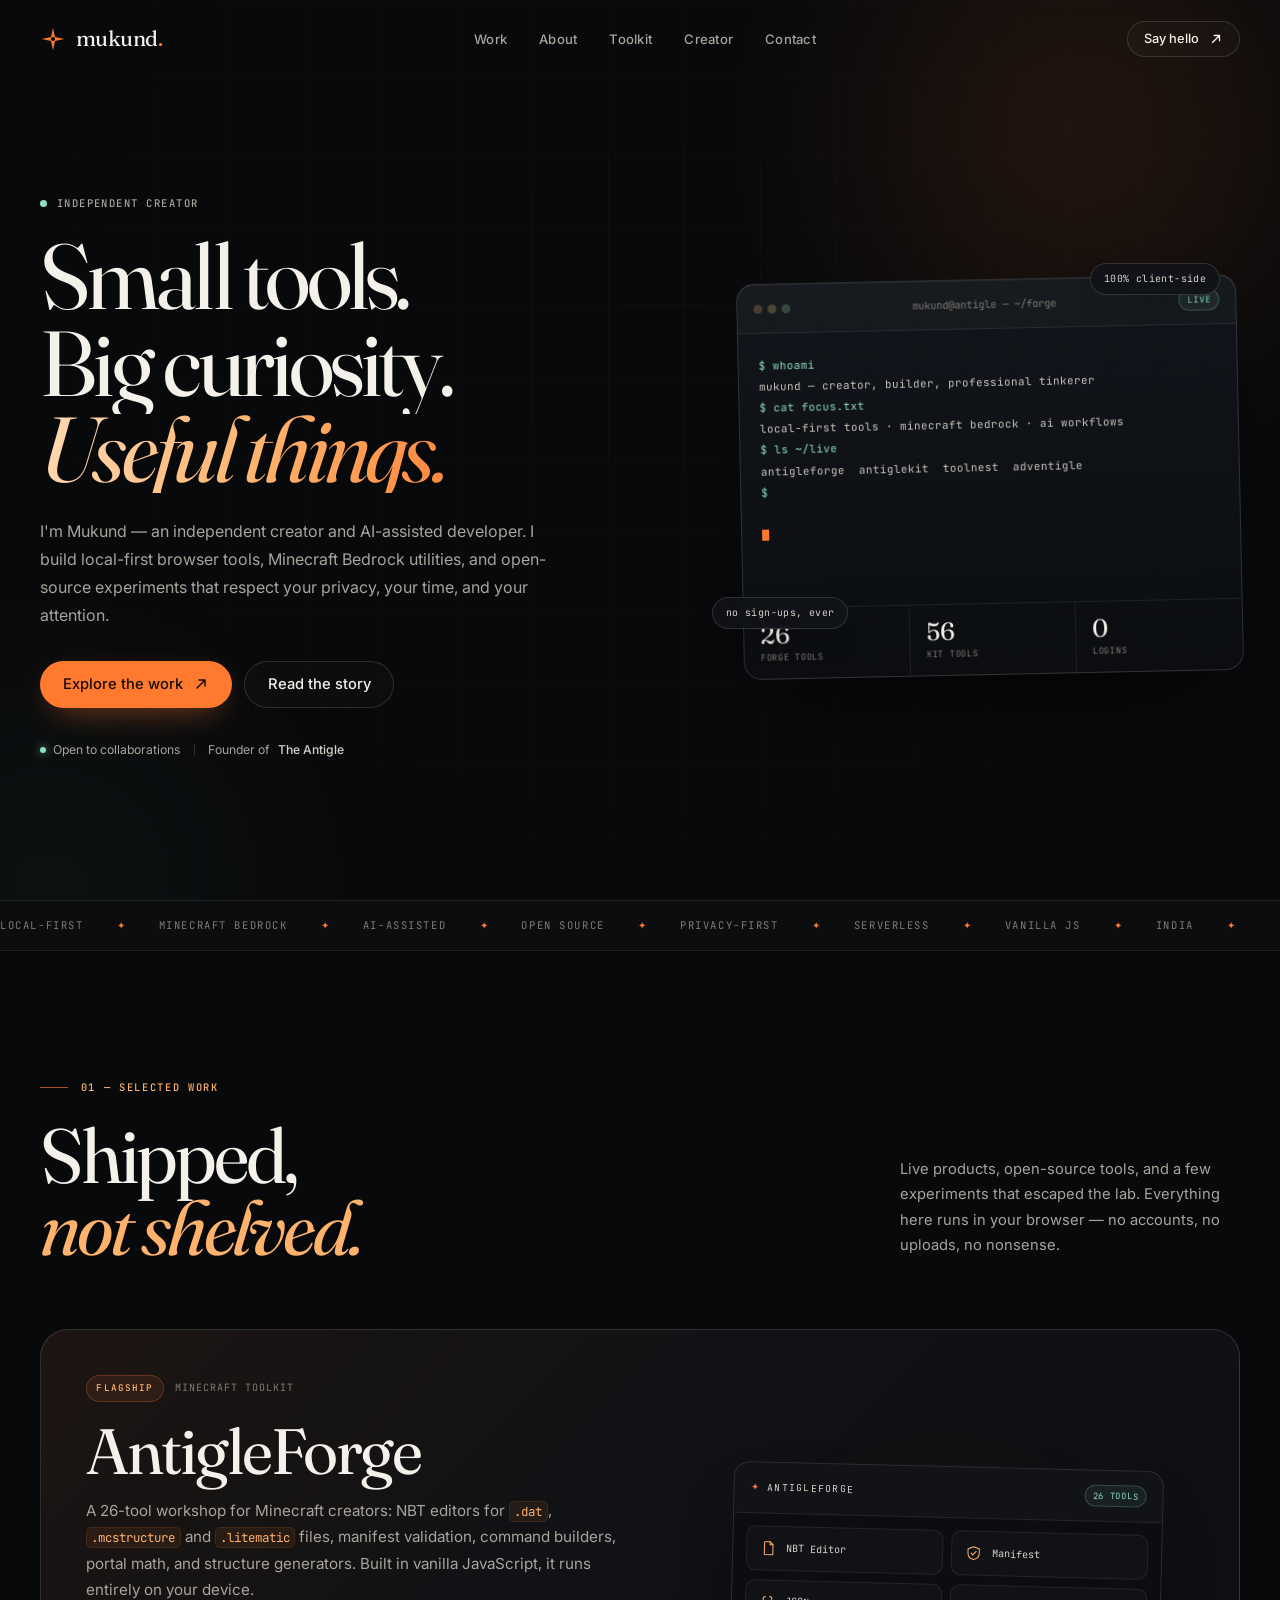
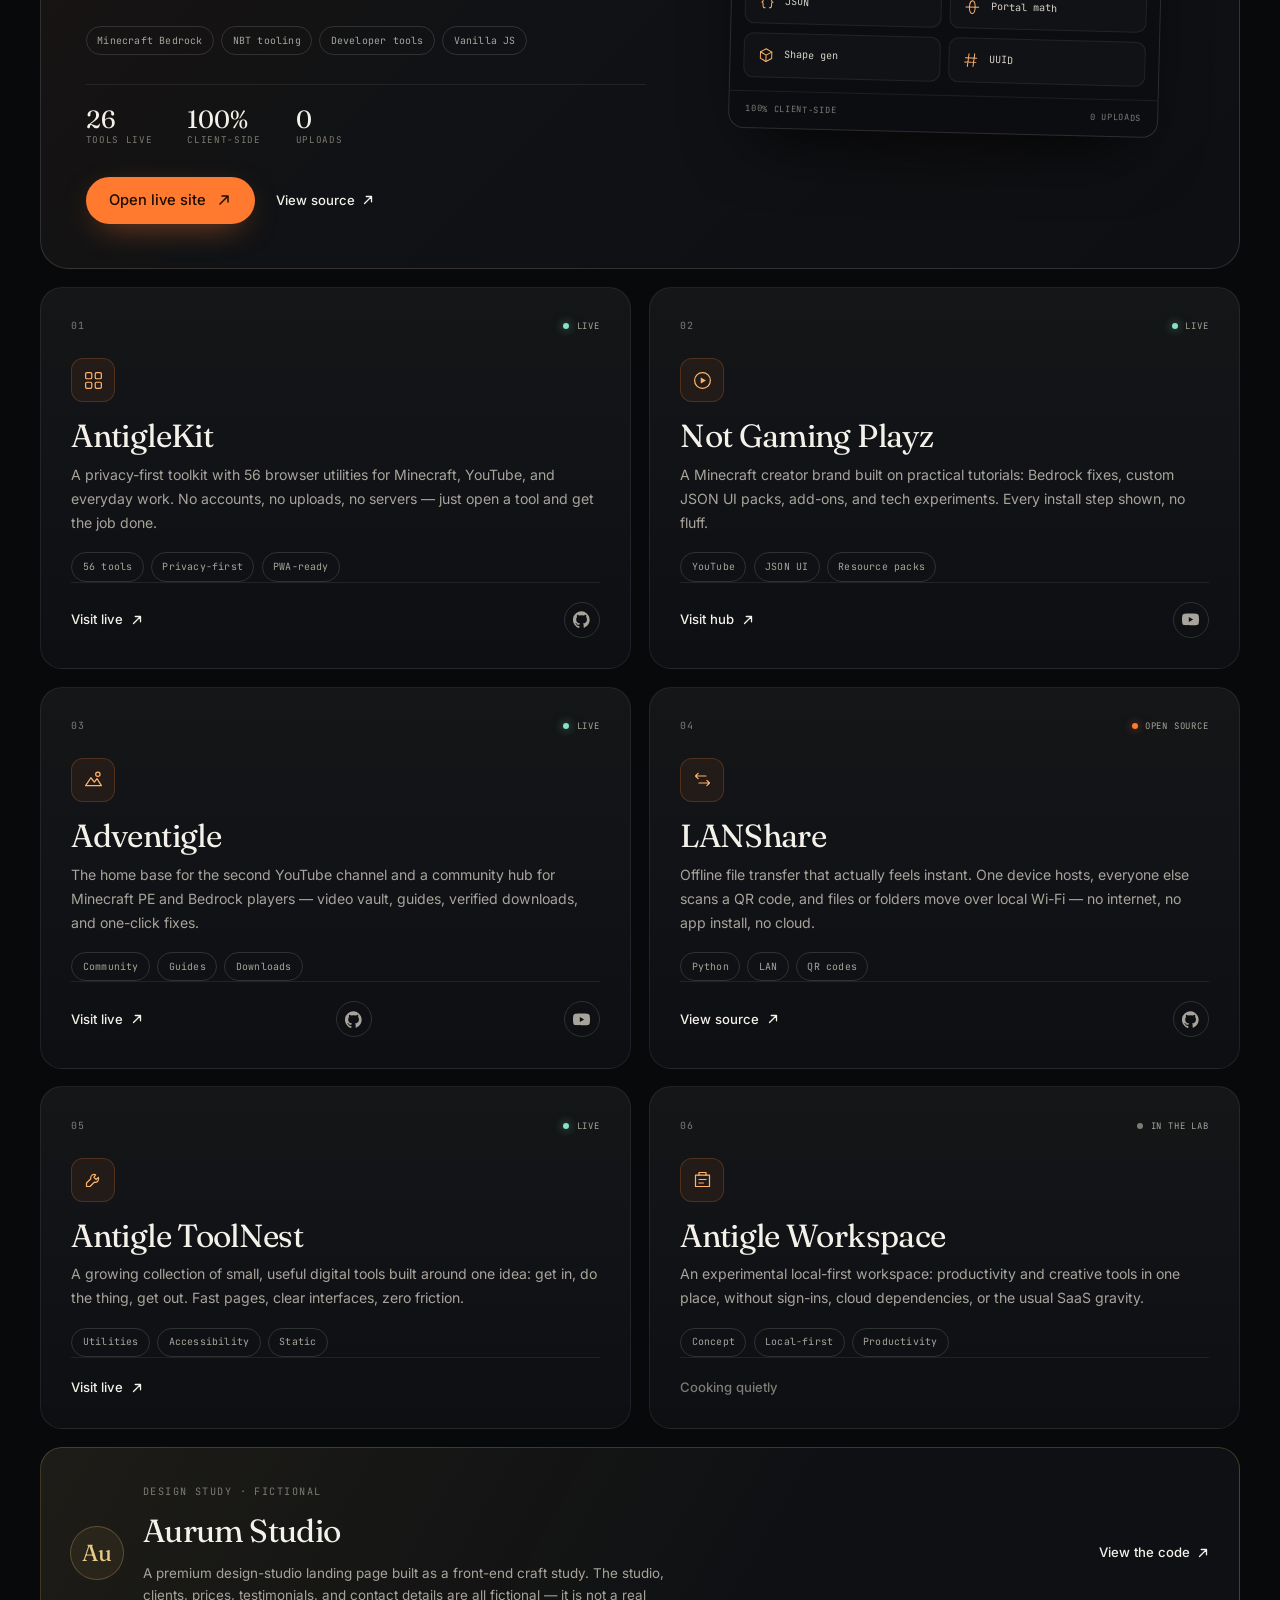
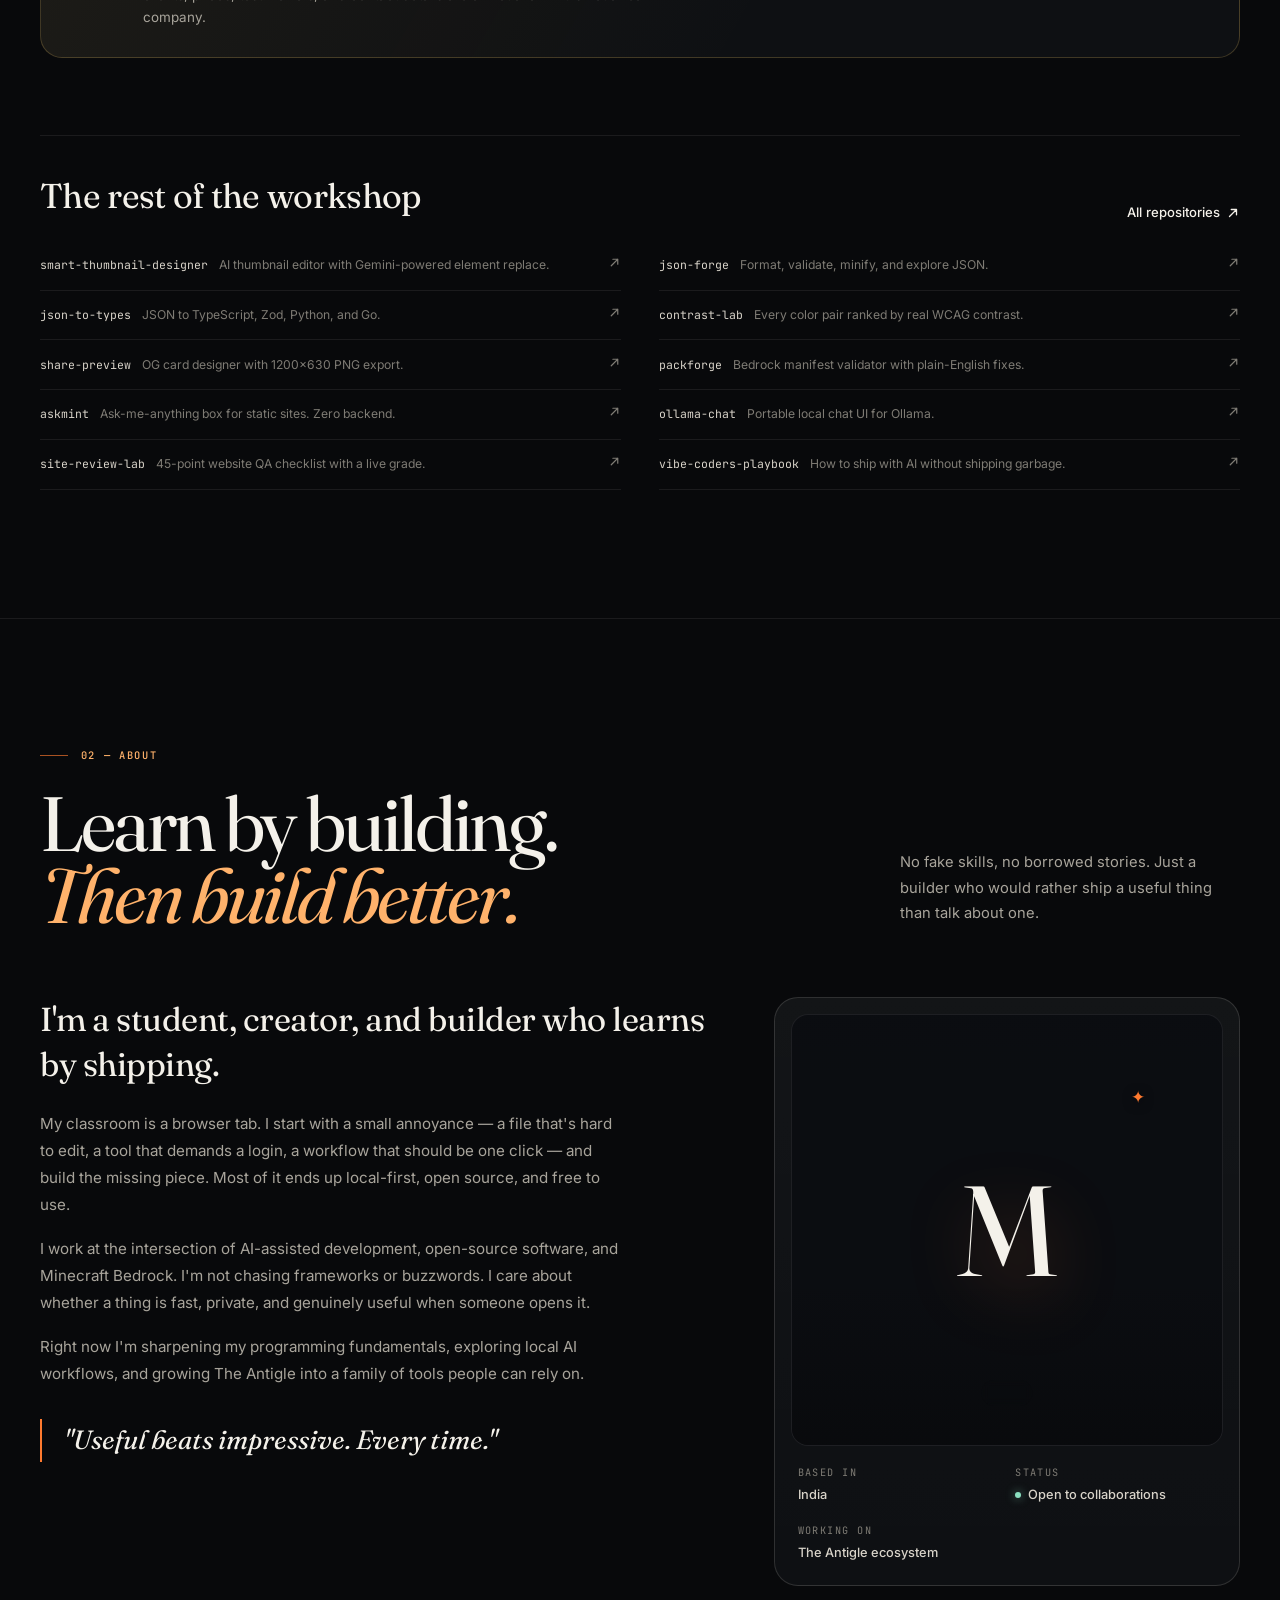
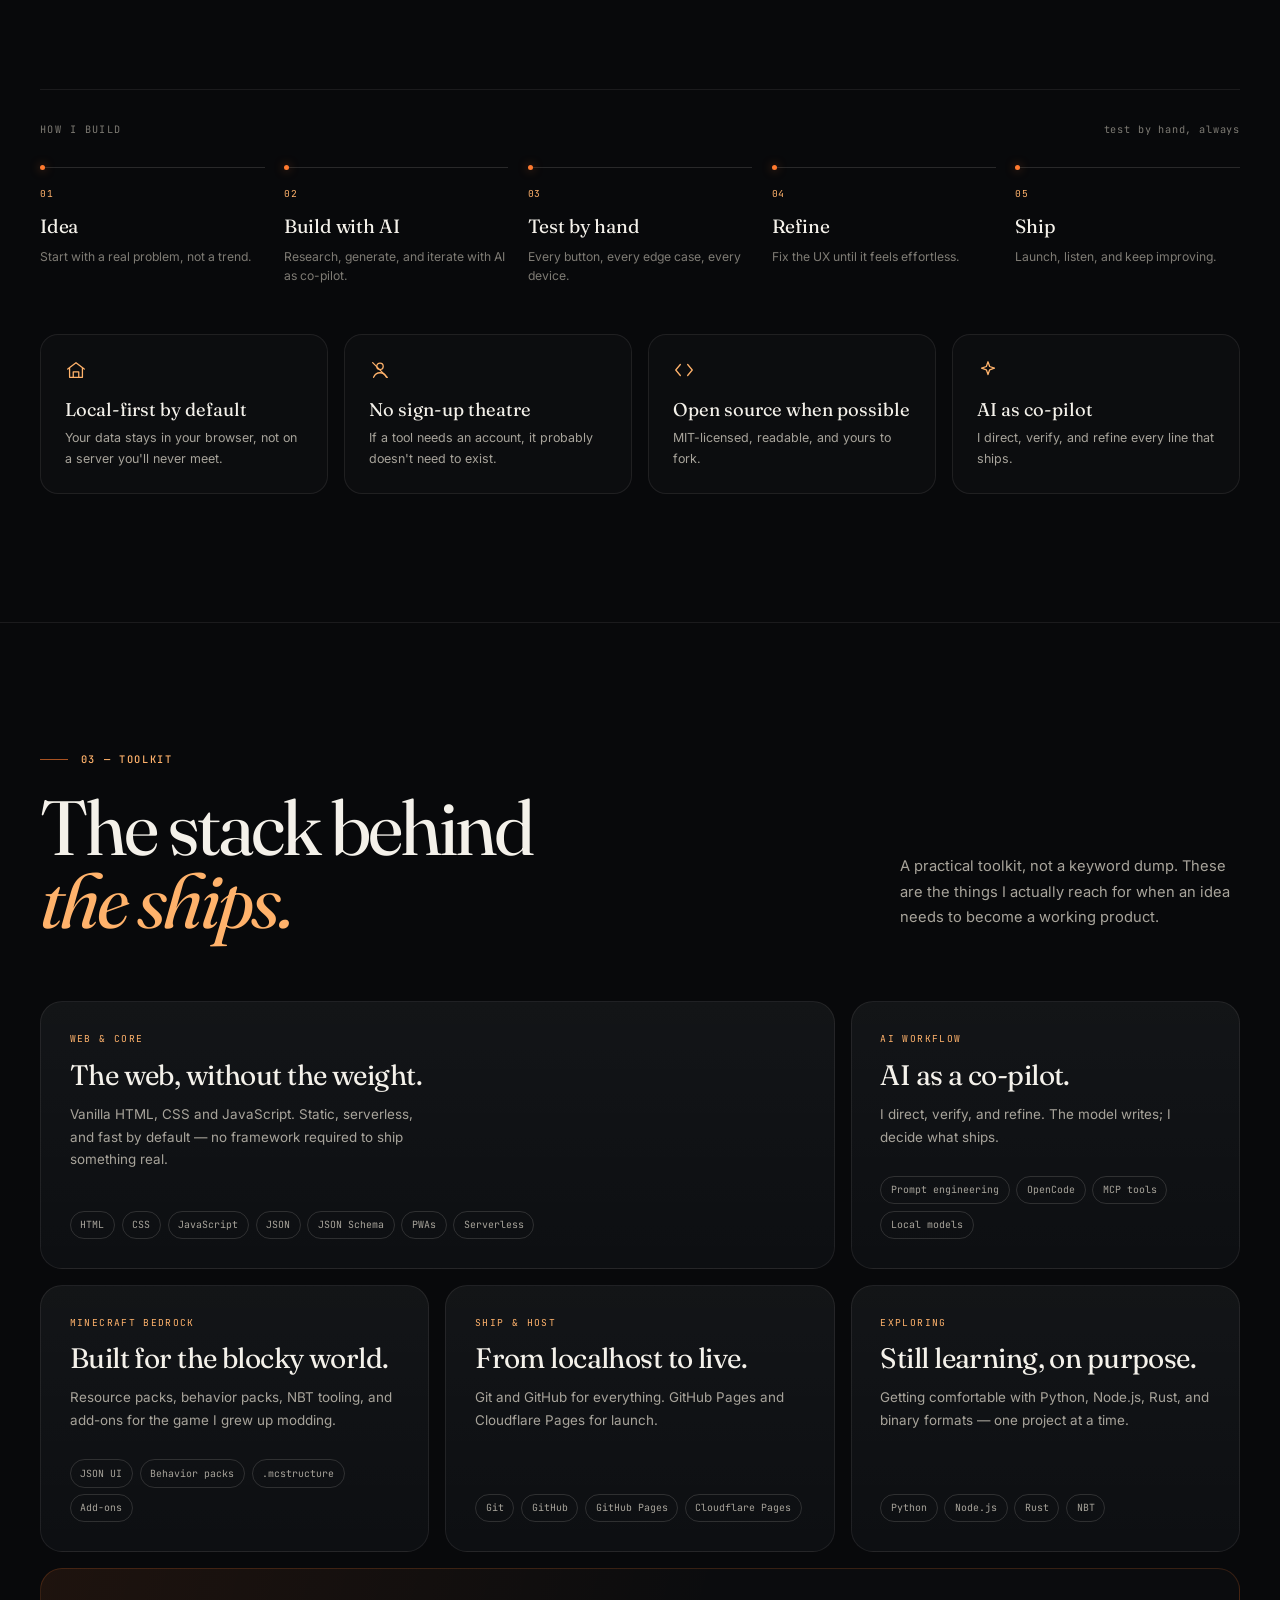
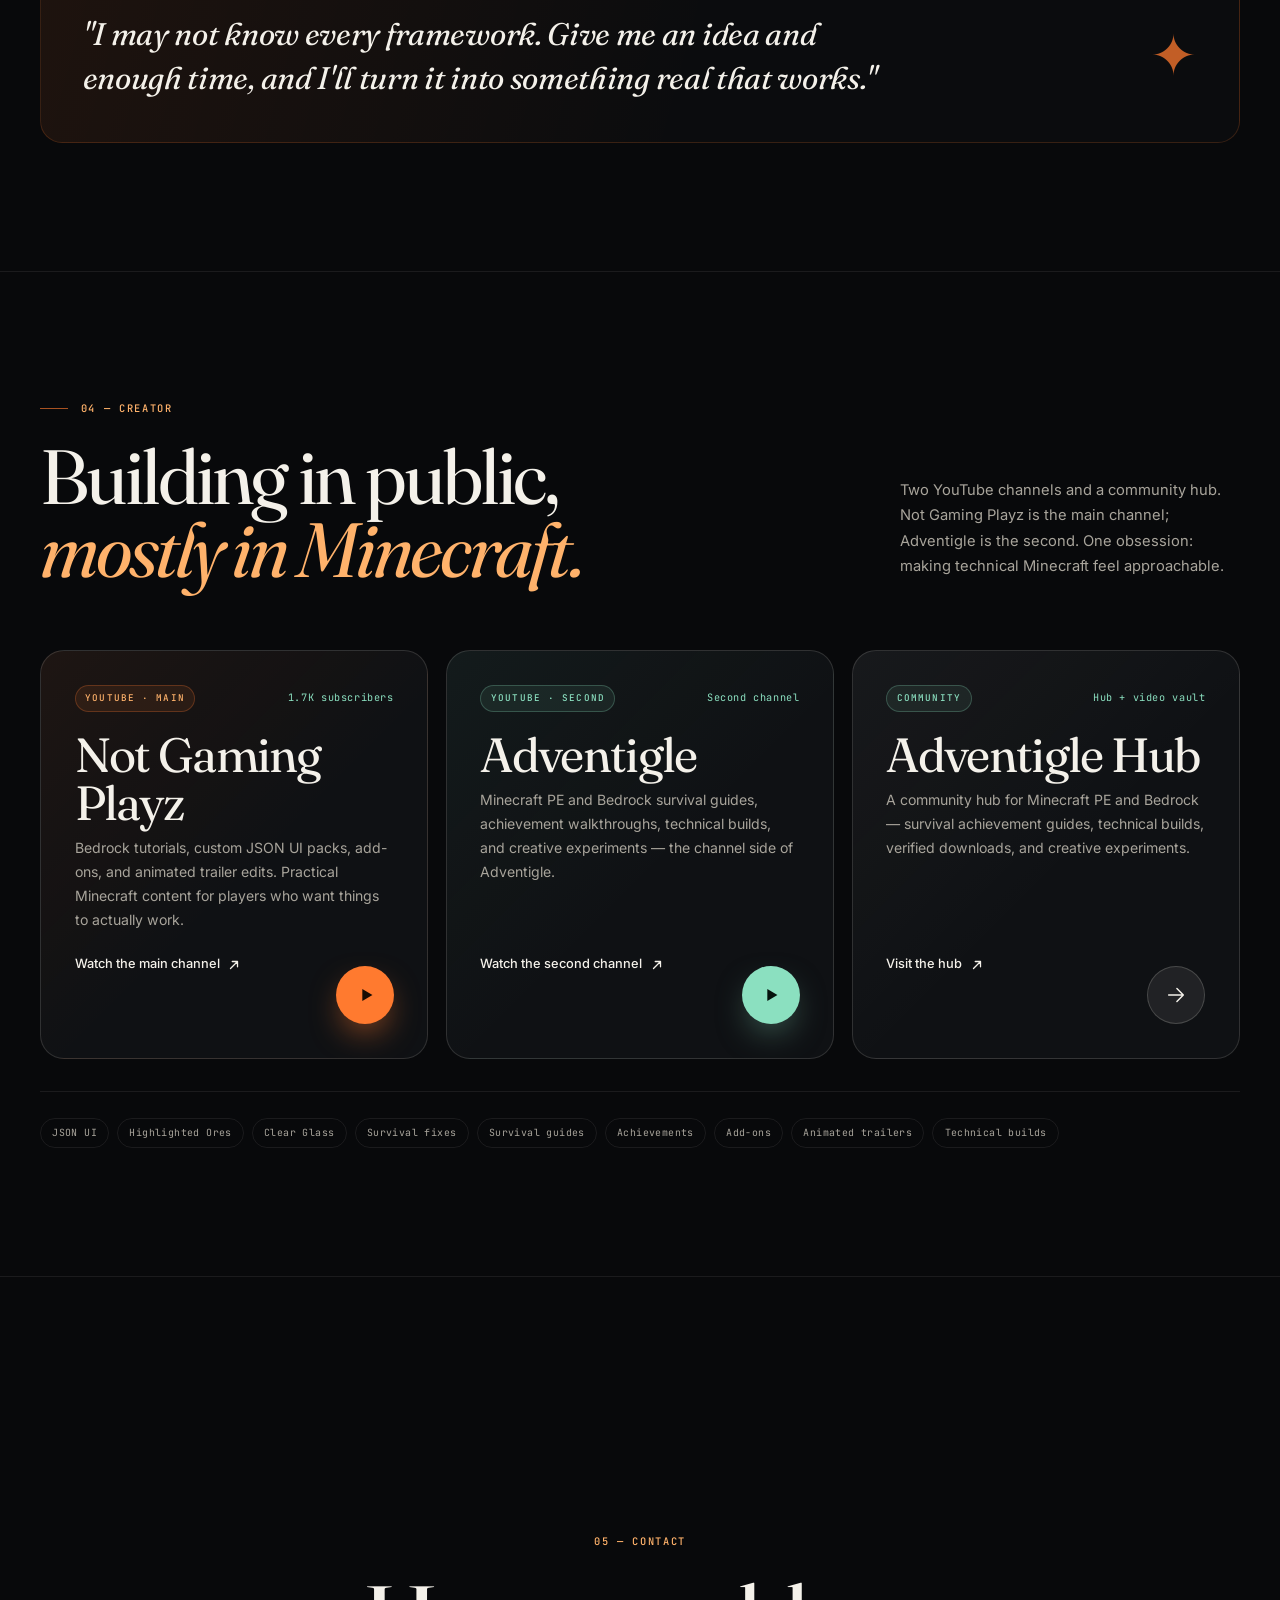
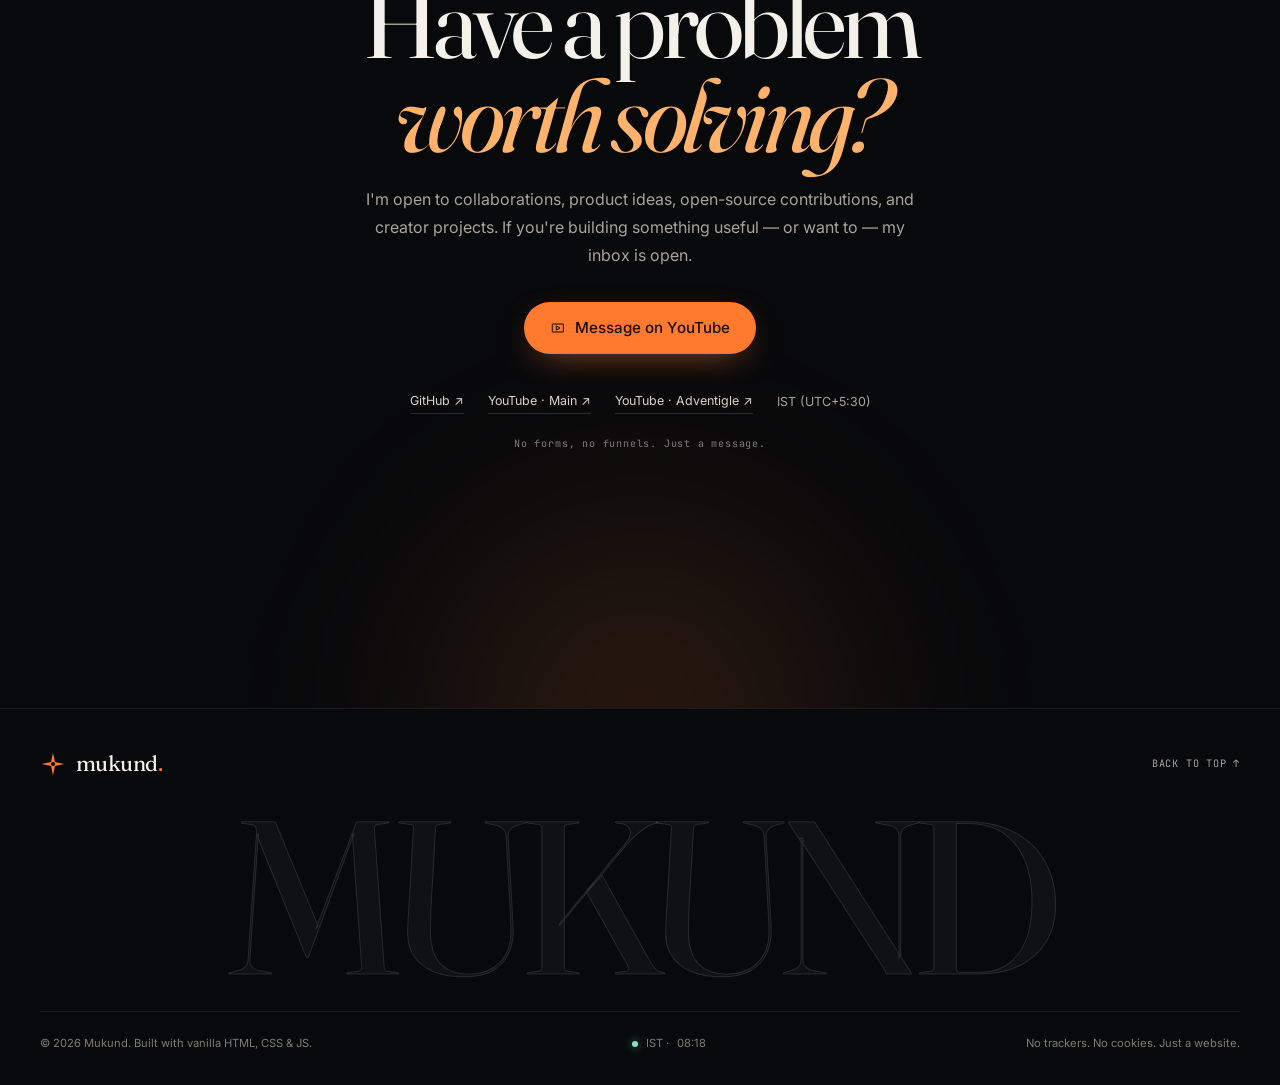
<file: index.html>
<!DOCTYPE html>
<html lang="en">
<head>
  <meta charset="UTF-8">
  <meta name="viewport" content="width=device-width, initial-scale=1.0">
  <title>Mukund — Independent Creator &amp; AI-Assisted Developer</title>
  <meta name="description" content="Mukund is an independent creator and AI-assisted developer building local-first browser tools, Minecraft Bedrock utilities, and open-source experiments under The Antigle. Creator of Not Gaming Playz and Adventigle.">
  <meta name="author" content="Mukund">
  <meta name="theme-color" content="#08090b">

  <meta property="og:type" content="website">
  <meta property="og:title" content="Mukund — Small tools. Big curiosity. Useful things.">
  <meta property="og:description" content="Independent creator and AI-assisted developer building local-first browser tools, Minecraft Bedrock utilities, and open-source experiments. Creator of Not Gaming Playz and Adventigle.">
  <meta property="og:image" content="assets/og.png">
  <meta property="og:image:width" content="1200">
  <meta property="og:image:height" content="630">
  <meta property="og:site_name" content="Mukund">
  <meta name="twitter:card" content="summary_large_image">
  <meta name="twitter:title" content="Mukund — Small tools. Big curiosity. Useful things.">
  <meta name="twitter:description" content="Independent creator and AI-assisted developer building local-first browser tools, Minecraft Bedrock utilities, and open-source experiments. Creator of Not Gaming Playz and Adventigle.">
  <meta name="twitter:image" content="assets/og.png">

  <link rel="icon" type="image/svg+xml" href="assets/favicon.svg">
  <link rel="preconnect" href="https://fonts.googleapis.com">
  <link rel="preconnect" href="https://fonts.gstatic.com" crossorigin>
  <link href="https://fonts.googleapis.com/css2?family=Fraunces:ital,opsz,wght@0,9..144,300..600;1,9..144,300..600&family=Inter:wght@400;500;600&family=JetBrains+Mono:wght@400;500&display=swap" rel="stylesheet">
  <link rel="stylesheet" href="css/styles.css">
  <script>document.documentElement.classList.add('js');</script>

  <script type="application/ld+json">
  {
    "@context": "https://schema.org",
    "@type": "Person",
    "name": "Mukund",
    "alternateName": "mukund-buddy",
    "jobTitle": "Independent Creator & AI-Assisted Developer",
    "description": "Independent creator and AI-assisted developer building local-first browser tools, Minecraft Bedrock utilities, and open-source experiments under The Antigle. Creator of Not Gaming Playz and Adventigle.",
    "sameAs": [
      "https://github.com/mukund-buddy",
      "https://www.youtube.com/@notgamingplayz",
      "https://www.youtube.com/@adventigle",
      "https://not-gaming-playz.pages.dev/",
      "https://antigleforge.pages.dev/",
      "https://mukund-buddy.github.io/AntigleKit/",
      "https://mukund-buddy.github.io/Adventigle/index.html"
    ]
  }
  </script>
</head>
<body id="top">
  <a class="skip-link" href="#main">Skip to content</a>

  <header class="site-header">
    <div class="header-inner container">
      <a class="brand" href="#top" aria-label="Mukund — back to top">
        <svg class="brand-mark" viewBox="0 0 32 32" fill="none" aria-hidden="true">
          <path d="M16 2l2.4 11.6L30 16l-11.6 2.4L16 30l-2.4-11.6L2 16l11.6-2.4L16 2z" fill="currentColor"/>
          <circle cx="16" cy="16" r="2.6" fill="#08090b"/>
        </svg>
        <span class="brand-name">mukund<span class="brand-dot">.</span></span>
      </a>

      <nav class="site-nav" aria-label="Primary">
        <a href="#work">Work</a>
        <a href="#about">About</a>
        <a href="#toolkit">Toolkit</a>
        <a href="#creator">Creator</a>
        <a href="#contact">Contact</a>
      </nav>

      <div class="header-actions">
        <a class="btn btn-small btn-ghost header-cta" href="#contact">
          Say hello
          <svg viewBox="0 0 16 16" fill="none" stroke="currentColor" stroke-width="1.5" stroke-linecap="round" stroke-linejoin="round" aria-hidden="true"><path d="M4 12L12 4M6 4h6v6"/></svg>
        </a>
        <button class="menu-toggle" type="button" aria-expanded="false" aria-controls="mobile-menu" aria-label="Open menu">
          <span class="menu-line"></span>
          <span class="menu-line"></span>
        </button>
      </div>
    </div>
    <div class="scroll-progress" aria-hidden="true"><span></span></div>
  </header>

  <div class="mobile-menu" id="mobile-menu" aria-hidden="true" inert>
    <nav class="mobile-nav" aria-label="Mobile">
      <a href="#work"><span>01</span>Work</a>
      <a href="#about"><span>02</span>About</a>
      <a href="#toolkit"><span>03</span>Toolkit</a>
      <a href="#creator"><span>04</span>Creator</a>
      <a href="#contact"><span>05</span>Contact</a>
    </nav>
    <div class="mobile-menu-foot">
      <div class="mobile-socials">
        <a href="https://github.com/mukund-buddy" target="_blank" rel="noopener">GitHub</a>
        <a href="https://www.youtube.com/@notgamingplayz" target="_blank" rel="noopener">YouTube · Main</a>
        <a href="https://www.youtube.com/@adventigle" target="_blank" rel="noopener">YouTube · Adventigle</a>
      </div>
      <p>Open to collaborations</p>
    </div>
  </div>

  <main id="main">
    <section class="hero" aria-labelledby="hero-title">
      <div class="hero-bg" aria-hidden="true">
        <div class="hero-grid"></div>
        <div class="glow glow-1"></div>
        <div class="glow glow-2"></div>
        <div class="hero-cursor" id="hero-cursor"></div>
      </div>

      <div class="container hero-inner">
        <div class="hero-copy">
          <p class="eyebrow"><span class="pulse-dot"></span> Independent creator</p>
          <h1 class="hero-title" id="hero-title">
            <span class="line"><span>Small tools.</span></span>
            <span class="line"><span>Big curiosity.</span></span>
            <span class="line"><span class="accent-italic">Useful things.</span></span>
          </h1>
          <p class="hero-lede">I'm Mukund — an independent creator and AI-assisted developer. I build local-first browser tools, Minecraft Bedrock utilities, and open-source experiments that respect your privacy, your time, and your attention.</p>
          <div class="hero-actions">
            <a class="btn btn-primary" href="#work">
              Explore the work
              <svg viewBox="0 0 16 16" fill="none" stroke="currentColor" stroke-width="1.5" stroke-linecap="round" stroke-linejoin="round" aria-hidden="true"><path d="M4 12L12 4M6 4h6v6"/></svg>
            </a>
            <a class="btn btn-ghost" href="#about">Read the story</a>
          </div>
          <div class="hero-meta">
            <span><span class="meta-dot"></span> Open to collaborations</span>
            <span class="meta-sep" aria-hidden="true"></span>
            <span>Founder of <strong>The Antigle</strong></span>
          </div>
        </div>

        <div class="hero-visual">
          <div class="console-card" data-reveal>
            <div class="console-bar">
              <span class="console-dots" aria-hidden="true"><i></i><i></i><i></i></span>
              <span class="console-title">mukund@antigle — ~/forge</span>
              <span class="console-badge">live</span>
            </div>
            <div class="console-body" role="img" aria-label="Terminal showing Mukund's profile: creator and builder; focus on local-first tools, Minecraft Bedrock and AI workflows; live projects AntigleForge, AntigleKit, ToolNest and Adventigle; currently shipping something new.">
              <div class="terminal-line cmd" data-text="$ whoami"></div>
              <div class="terminal-line out" data-text="mukund — creator, builder, professional tinkerer"></div>
              <div class="terminal-line cmd" data-text="$ cat focus.txt"></div>
              <div class="terminal-line out" data-text="local-first tools · minecraft bedrock · ai workflows"></div>
              <div class="terminal-line cmd" data-text="$ ls ~/live"></div>
              <div class="terminal-line out" data-text="antigleforge  antiglekit  toolnest  adventigle"></div>
              <div class="terminal-line cmd" data-text="$ git status"></div>
              <div class="terminal-line out" data-text="On branch main — shipping something new"></div>
              <div class="terminal-line"><span class="terminal-cursor" aria-hidden="true"></span></div>
            </div>
            <div class="console-stats">
              <div><strong data-count="26">26</strong><span>Forge tools</span></div>
              <div><strong data-count="56">56</strong><span>Kit tools</span></div>
              <div><strong>0</strong><span>Logins</span></div>
            </div>
          </div>
          <span class="floating-tag floating-tag-1">100% client-side</span>
          <span class="floating-tag floating-tag-2">no sign-ups, ever</span>
        </div>
      </div>
    </section>

    <div class="ticker" aria-hidden="true">
      <div class="ticker-track">
        <span>Local-first</span><i>✦</i><span>Minecraft Bedrock</span><i>✦</i><span>AI-assisted</span><i>✦</i><span>Open source</span><i>✦</i><span>Privacy-first</span><i>✦</i><span>Serverless</span><i>✦</i><span>Vanilla JS</span><i>✦</i><span>India</span><i>✦</i>
      </div>
      <div class="ticker-track">
        <span>Local-first</span><i>✦</i><span>Minecraft Bedrock</span><i>✦</i><span>AI-assisted</span><i>✦</i><span>Open source</span><i>✦</i><span>Privacy-first</span><i>✦</i><span>Serverless</span><i>✦</i><span>Vanilla JS</span><i>✦</i><span>India</span><i>✦</i>
      </div>
    </div>

    <section class="section work" id="work" aria-labelledby="work-title">
      <div class="container">
        <div class="section-head" data-reveal>
          <p class="section-index">01 — Selected work</p>
          <div class="section-head-row">
            <h2 id="work-title">Shipped,<br><em>not shelved.</em></h2>
            <p class="section-note">Live products, open-source tools, and a few experiments that escaped the lab. Everything here runs in your browser — no accounts, no uploads, no nonsense.</p>
          </div>
        </div>

        <article class="feature-card spotlight" data-reveal>
          <div class="feature-copy">
            <div class="card-kicker"><span class="badge">Flagship</span> Minecraft toolkit</div>
            <h3>AntigleForge</h3>
            <p>A 26-tool workshop for Minecraft creators: NBT editors for <code>.dat</code>, <code>.mcstructure</code> and <code>.litematic</code> files, manifest validation, command builders, portal math, and structure generators. Built in vanilla JavaScript, it runs entirely on your device.</p>
            <ul class="tag-list" aria-label="AntigleForge traits">
              <li>Minecraft Bedrock</li>
              <li>NBT tooling</li>
              <li>Developer tools</li>
              <li>Vanilla JS</li>
            </ul>
            <div class="feature-stats">
              <div><strong>26</strong><span>tools live</span></div>
              <div><strong>100%</strong><span>client-side</span></div>
              <div><strong>0</strong><span>uploads</span></div>
            </div>
            <div class="card-actions">
              <a class="btn btn-primary" href="https://antigleforge.pages.dev/" target="_blank" rel="noopener">
                Open live site
                <svg viewBox="0 0 16 16" fill="none" stroke="currentColor" stroke-width="1.5" stroke-linecap="round" stroke-linejoin="round" aria-hidden="true"><path d="M4 12L12 4M6 4h6v6"/></svg>
              </a>
              <a class="text-link" href="https://github.com/mukund-buddy/AntigleForge" target="_blank" rel="noopener">
                View source
                <svg viewBox="0 0 16 16" fill="none" stroke="currentColor" stroke-width="1.5" stroke-linecap="round" stroke-linejoin="round" aria-hidden="true"><path d="M4 12L12 4M6 4h6v6"/></svg>
              </a>
            </div>
          </div>

          <div class="feature-visual" aria-hidden="true">
            <div class="forge-window">
              <div class="forge-top">
                <span class="forge-logo"><span class="forge-spark">✦</span> ANTIGLEFORGE</span>
                <span class="forge-pill">26 tools</span>
              </div>
              <div class="forge-grid">
                <div class="forge-tile">
                  <svg viewBox="0 0 24 24" fill="none" stroke="currentColor" stroke-width="1.4" stroke-linecap="round" stroke-linejoin="round"><path d="M6 3h8l4 4v14H6z"/><path d="M14 3v4h4"/></svg>
                  <span>NBT Editor</span>
                </div>
                <div class="forge-tile">
                  <svg viewBox="0 0 24 24" fill="none" stroke="currentColor" stroke-width="1.4" stroke-linecap="round" stroke-linejoin="round"><path d="M12 3l8 3v6c0 5-3.5 8-8 9-4.5-1-8-4-8-9V6z"/><path d="M8.5 12l2.5 2.5 4.5-5"/></svg>
                  <span>Manifest</span>
                </div>
                <div class="forge-tile">
                  <svg viewBox="0 0 24 24" fill="none" stroke="currentColor" stroke-width="1.4" stroke-linecap="round" stroke-linejoin="round"><path d="M9 4c-2 0-3 1-3 3v3c0 1.5-.5 2-2 2 1.5 0 2 .5 2 2v3c0 2 1 3 3 3"/><path d="M15 4c2 0 3 1 3 3v3c0 1.5.5 2 2 2-1.5 0-2 .5-2 2v3c0 2-1 3-3 3"/></svg>
                  <span>JSON</span>
                </div>
                <div class="forge-tile">
                  <svg viewBox="0 0 24 24" fill="none" stroke="currentColor" stroke-width="1.4" stroke-linecap="round" stroke-linejoin="round"><ellipse cx="12" cy="12" rx="4" ry="9"/><path d="M3 12h18"/></svg>
                  <span>Portal math</span>
                </div>
                <div class="forge-tile">
                  <svg viewBox="0 0 24 24" fill="none" stroke="currentColor" stroke-width="1.4" stroke-linecap="round" stroke-linejoin="round"><path d="M12 3l8 4.5v9L12 21l-8-4.5v-9z"/><path d="M12 12l8-4.5M12 12v9M12 12L4 7.5"/></svg>
                  <span>Shape gen</span>
                </div>
                <div class="forge-tile">
                  <svg viewBox="0 0 24 24" fill="none" stroke="currentColor" stroke-width="1.4" stroke-linecap="round" stroke-linejoin="round"><path d="M9 3L7 21M17 3l-2 18M4 9h16M3 15h16"/></svg>
                  <span>UUID</span>
                </div>
              </div>
              <div class="forge-foot"><span>100% client-side</span><span>0 uploads</span></div>
            </div>
          </div>
        </article>

        <div class="project-grid">
          <article class="project-card spotlight" data-reveal>
            <div class="project-top">
              <span class="project-num">01</span>
              <span class="project-status"><span class="dot"></span> Live</span>
            </div>
            <div class="project-icon" aria-hidden="true">
              <svg viewBox="0 0 24 24" fill="none" stroke="currentColor" stroke-width="1.4" stroke-linecap="round" stroke-linejoin="round"><rect x="3" y="3" width="7" height="7" rx="1.5"/><rect x="14" y="3" width="7" height="7" rx="1.5"/><rect x="3" y="14" width="7" height="7" rx="1.5"/><rect x="14" y="14" width="7" height="7" rx="1.5"/></svg>
            </div>
            <h3><a href="https://mukund-buddy.github.io/AntigleKit/#/" target="_blank" rel="noopener">AntigleKit</a></h3>
            <p>A privacy-first toolkit with 56 browser utilities for Minecraft, YouTube, and everyday work. No accounts, no uploads, no servers — just open a tool and get the job done.</p>
            <ul class="tag-list" aria-label="AntigleKit traits">
              <li>56 tools</li>
              <li>Privacy-first</li>
              <li>PWA-ready</li>
            </ul>
            <div class="project-foot">
              <a class="text-link" href="https://mukund-buddy.github.io/AntigleKit/#/" target="_blank" rel="noopener">Visit live <svg viewBox="0 0 16 16" fill="none" stroke="currentColor" stroke-width="1.5" stroke-linecap="round" stroke-linejoin="round" aria-hidden="true"><path d="M4 12L12 4M6 4h6v6"/></svg></a>
              <a class="icon-link" href="https://github.com/mukund-buddy/AntigleKit" target="_blank" rel="noopener" aria-label="AntigleKit on GitHub">
                <svg viewBox="0 0 24 24" fill="currentColor" aria-hidden="true"><path d="M12 .5a12 12 0 0 0-3.8 23.4c.6.1.8-.3.8-.6v-2.2c-3.3.7-4-1.6-4-1.6-.6-1.4-1.4-1.8-1.4-1.8-1.1-.8.1-.8.1-.8 1.2.1 1.9 1.3 1.9 1.3 1.1 1.9 2.9 1.3 3.6 1 .1-.8.4-1.3.8-1.6-2.7-.3-5.5-1.3-5.5-5.9 0-1.3.5-2.4 1.2-3.2-.1-.3-.5-1.5.1-3.2 0 0 1-.3 3.3 1.2a11.5 11.5 0 0 1 6 0c2.3-1.5 3.3-1.2 3.3-1.2.6 1.7.2 2.9.1 3.2.8.8 1.2 1.9 1.2 3.2 0 4.6-2.8 5.6-5.5 5.9.4.4.8 1.1.8 2.2v3.3c0 .3.2.7.8.6A12 12 0 0 0 12 .5z"/></svg>
              </a>
            </div>
          </article>

          <article class="project-card spotlight" data-reveal>
            <div class="project-top">
              <span class="project-num">02</span>
              <span class="project-status"><span class="dot"></span> Live</span>
            </div>
            <div class="project-icon" aria-hidden="true">
              <svg viewBox="0 0 24 24" fill="none" stroke="currentColor" stroke-width="1.4" stroke-linecap="round" stroke-linejoin="round"><circle cx="12" cy="12" r="9"/><path d="M10 8.5l6 3.5-6 3.5z" fill="currentColor" stroke="none"/></svg>
            </div>
            <h3><a href="https://not-gaming-playz.pages.dev/" target="_blank" rel="noopener">Not Gaming Playz</a></h3>
            <p>A Minecraft creator brand built on practical tutorials: Bedrock fixes, custom JSON UI packs, add-ons, and tech experiments. Every install step shown, no fluff.</p>
            <ul class="tag-list" aria-label="Not Gaming Playz traits">
              <li>YouTube</li>
              <li>JSON UI</li>
              <li>Resource packs</li>
            </ul>
            <div class="project-foot">
              <a class="text-link" href="https://not-gaming-playz.pages.dev/" target="_blank" rel="noopener">Visit hub <svg viewBox="0 0 16 16" fill="none" stroke="currentColor" stroke-width="1.5" stroke-linecap="round" stroke-linejoin="round" aria-hidden="true"><path d="M4 12L12 4M6 4h6v6"/></svg></a>
              <a class="icon-link" href="https://www.youtube.com/@notgamingplayz" target="_blank" rel="noopener" aria-label="Not Gaming Playz on YouTube">
                <svg viewBox="0 0 24 24" fill="currentColor" aria-hidden="true"><path d="M23.5 6.2a3 3 0 0 0-2.1-2.1C19.5 3.6 12 3.6 12 3.6s-7.5 0-9.4.5A3 3 0 0 0 .5 6.2 31 31 0 0 0 0 12a31 31 0 0 0 .5 5.8 3 3 0 0 0 2.1 2.1c1.9.5 9.4.5 9.4.5s7.5 0 9.4-.5a3 3 0 0 0 2.1-2.1A31 31 0 0 0 24 12a31 31 0 0 0-.5-5.8zM9.6 15.6V8.4L15.8 12z"/></svg>
              </a>
            </div>
          </article>

          <article class="project-card spotlight" data-reveal>
            <div class="project-top">
              <span class="project-num">03</span>
              <span class="project-status"><span class="dot"></span> Live</span>
            </div>
            <div class="project-icon" aria-hidden="true">
              <svg viewBox="0 0 24 24" fill="none" stroke="currentColor" stroke-width="1.4" stroke-linecap="round" stroke-linejoin="round"><path d="M3 19l6-9 4 5 3-4 5 8z"/><circle cx="17" cy="6" r="2.5"/></svg>
            </div>
            <h3><a href="https://mukund-buddy.github.io/Adventigle/index.html" target="_blank" rel="noopener">Adventigle</a></h3>
            <p>The home base for the second YouTube channel and a community hub for Minecraft PE and Bedrock players — video vault, guides, verified downloads, and one-click fixes.</p>
            <ul class="tag-list" aria-label="Adventigle traits">
              <li>Community</li>
              <li>Guides</li>
              <li>Downloads</li>
            </ul>
            <div class="project-foot">
              <a class="text-link" href="https://mukund-buddy.github.io/Adventigle/index.html" target="_blank" rel="noopener">Visit live <svg viewBox="0 0 16 16" fill="none" stroke="currentColor" stroke-width="1.5" stroke-linecap="round" stroke-linejoin="round" aria-hidden="true"><path d="M4 12L12 4M6 4h6v6"/></svg></a>
              <a class="icon-link" href="https://github.com/mukund-buddy/Adventigle" target="_blank" rel="noopener" aria-label="Adventigle on GitHub">
                <svg viewBox="0 0 24 24" fill="currentColor" aria-hidden="true"><path d="M12 .5a12 12 0 0 0-3.8 23.4c.6.1.8-.3.8-.6v-2.2c-3.3.7-4-1.6-4-1.6-.6-1.4-1.4-1.8-1.4-1.8-1.1-.8.1-.8.1-.8 1.2.1 1.9 1.3 1.9 1.3 1.1 1.9 2.9 1.3 3.6 1 .1-.8.4-1.3.8-1.6-2.7-.3-5.5-1.3-5.5-5.9 0-1.3.5-2.4 1.2-3.2-.1-.3-.5-1.5.1-3.2 0 0 1-.3 3.3 1.2a11.5 11.5 0 0 1 6 0c2.3-1.5 3.3-1.2 3.3-1.2.6 1.7.2 2.9.1 3.2.8.8 1.2 1.9 1.2 3.2 0 4.6-2.8 5.6-5.5 5.9.4.4.8 1.1.8 2.2v3.3c0 .3.2.7.8.6A12 12 0 0 0 12 .5z"/></svg>
              </a>
              <a class="icon-link" href="https://www.youtube.com/@adventigle" target="_blank" rel="noopener" aria-label="Adventigle on YouTube">
                <svg viewBox="0 0 24 24" fill="currentColor" aria-hidden="true"><path d="M23.5 6.2a3 3 0 0 0-2.1-2.1C19.5 3.6 12 3.6 12 3.6s-7.5 0-9.4.5A3 3 0 0 0 .5 6.2 31 31 0 0 0 0 12a31 31 0 0 0 .5 5.8 3 3 0 0 0 2.1 2.1c1.9.5 9.4.5 9.4.5s7.5 0 9.4-.5a3 3 0 0 0 2.1-2.1A31 31 0 0 0 24 12a31 31 0 0 0-.5-5.8zM9.6 15.6V8.4L15.8 12z"/></svg>
              </a>
            </div>
          </article>

          <article class="project-card spotlight" data-reveal>
            <div class="project-top">
              <span class="project-num">04</span>
              <span class="project-status project-status--ember"><span class="dot"></span> Open source</span>
            </div>
            <div class="project-icon" aria-hidden="true">
              <svg viewBox="0 0 24 24" fill="none" stroke="currentColor" stroke-width="1.4" stroke-linecap="round" stroke-linejoin="round"><path d="M4 8h12M4 8l3-3M4 8l3 3"/><path d="M20 16H8M20 16l-3-3M20 16l-3 3"/></svg>
            </div>
            <h3><a href="https://github.com/mukund-buddy/lanshare" target="_blank" rel="noopener">LANShare</a></h3>
            <p>Offline file transfer that actually feels instant. One device hosts, everyone else scans a QR code, and files or folders move over local Wi-Fi — no internet, no app install, no cloud.</p>
            <ul class="tag-list" aria-label="LANShare traits">
              <li>Python</li>
              <li>LAN</li>
              <li>QR codes</li>
            </ul>
            <div class="project-foot">
              <a class="text-link" href="https://github.com/mukund-buddy/lanshare" target="_blank" rel="noopener">View source <svg viewBox="0 0 16 16" fill="none" stroke="currentColor" stroke-width="1.5" stroke-linecap="round" stroke-linejoin="round" aria-hidden="true"><path d="M4 12L12 4M6 4h6v6"/></svg></a>
              <a class="icon-link" href="https://github.com/mukund-buddy/lanshare" target="_blank" rel="noopener" aria-label="LANShare on GitHub">
                <svg viewBox="0 0 24 24" fill="currentColor" aria-hidden="true"><path d="M12 .5a12 12 0 0 0-3.8 23.4c.6.1.8-.3.8-.6v-2.2c-3.3.7-4-1.6-4-1.6-.6-1.4-1.4-1.8-1.4-1.8-1.1-.8.1-.8.1-.8 1.2.1 1.9 1.3 1.9 1.3 1.1 1.9 2.9 1.3 3.6 1 .1-.8.4-1.3.8-1.6-2.7-.3-5.5-1.3-5.5-5.9 0-1.3.5-2.4 1.2-3.2-.1-.3-.5-1.5.1-3.2 0 0 1-.3 3.3 1.2a11.5 11.5 0 0 1 6 0c2.3-1.5 3.3-1.2 3.3-1.2.6 1.7.2 2.9.1 3.2.8.8 1.2 1.9 1.2 3.2 0 4.6-2.8 5.6-5.5 5.9.4.4.8 1.1.8 2.2v3.3c0 .3.2.7.8.6A12 12 0 0 0 12 .5z"/></svg>
              </a>
            </div>
          </article>

          <article class="project-card spotlight" data-reveal>
            <div class="project-top">
              <span class="project-num">05</span>
              <span class="project-status"><span class="dot"></span> Live</span>
            </div>
            <div class="project-icon" aria-hidden="true">
              <svg viewBox="0 0 24 24" fill="none" stroke="currentColor" stroke-width="1.4" stroke-linecap="round" stroke-linejoin="round"><path d="M14.5 6.5a4 4 0 0 0-5.6 4.6L4 16v4h4l4.9-4.9a4 4 0 0 0 4.6-5.6l-2.5 2.5-2.5-2.5z"/></svg>
            </div>
            <h3><a href="https://antigle-toolnest.pages.dev/" target="_blank" rel="noopener">Antigle ToolNest</a></h3>
            <p>A growing collection of small, useful digital tools built around one idea: get in, do the thing, get out. Fast pages, clear interfaces, zero friction.</p>
            <ul class="tag-list" aria-label="Antigle ToolNest traits">
              <li>Utilities</li>
              <li>Accessibility</li>
              <li>Static</li>
            </ul>
            <div class="project-foot">
              <a class="text-link" href="https://antigle-toolnest.pages.dev/" target="_blank" rel="noopener">Visit live <svg viewBox="0 0 16 16" fill="none" stroke="currentColor" stroke-width="1.5" stroke-linecap="round" stroke-linejoin="round" aria-hidden="true"><path d="M4 12L12 4M6 4h6v6"/></svg></a>
            </div>
          </article>

          <article class="project-card spotlight" data-reveal>
            <div class="project-top">
              <span class="project-num">06</span>
              <span class="project-status project-status--muted"><span class="dot"></span> In the lab</span>
            </div>
            <div class="project-icon" aria-hidden="true">
              <svg viewBox="0 0 24 24" fill="none" stroke="currentColor" stroke-width="1.4" stroke-linecap="round" stroke-linejoin="round"><path d="M4 7h16v13H4z"/><path d="M8 7V4h8v3M8 12h8M8 16h5"/></svg>
            </div>
            <h3>Antigle Workspace</h3>
            <p>An experimental local-first workspace: productivity and creative tools in one place, without sign-ins, cloud dependencies, or the usual SaaS gravity.</p>
            <ul class="tag-list" aria-label="Antigle Workspace traits">
              <li>Concept</li>
              <li>Local-first</li>
              <li>Productivity</li>
            </ul>
            <div class="project-foot">
              <span class="text-link text-link--muted">Cooking quietly</span>
            </div>
          </article>
        </div>

        <aside class="concept-study" data-reveal aria-labelledby="concept-title">
          <div class="concept-study-main">
            <span class="concept-study-mark" aria-hidden="true">Au</span>
            <div>
              <span class="label">Design study · fictional</span>
              <h3 id="concept-title">Aurum Studio</h3>
              <p>A premium design-studio landing page built as a front-end craft study. The studio, clients, prices, testimonials, and contact details are all fictional — it is not a real company.</p>
            </div>
          </div>
          <a class="text-link" href="https://github.com/mukund-buddy/aurum-studio" target="_blank" rel="noopener">View the code <svg viewBox="0 0 16 16" fill="none" stroke="currentColor" stroke-width="1.5" stroke-linecap="round" stroke-linejoin="round" aria-hidden="true"><path d="M4 12L12 4M6 4h6v6"/></svg></a>
        </aside>

        <div class="workshop" data-reveal>
          <div class="workshop-head">
            <h3>The rest of the workshop</h3>
            <a class="text-link" href="https://github.com/mukund-buddy?tab=repositories" target="_blank" rel="noopener">All repositories <svg viewBox="0 0 16 16" fill="none" stroke="currentColor" stroke-width="1.5" stroke-linecap="round" stroke-linejoin="round" aria-hidden="true"><path d="M4 12L12 4M6 4h6v6"/></svg></a>
          </div>
          <ul class="workshop-list">
            <li><a href="https://github.com/mukund-buddy/smart-thumbnail-designer" target="_blank" rel="noopener"><span class="ws-name">smart-thumbnail-designer</span><span class="ws-desc">AI thumbnail editor with Gemini-powered element replace.</span><svg viewBox="0 0 16 16" fill="none" stroke="currentColor" stroke-width="1.5" stroke-linecap="round" stroke-linejoin="round" aria-hidden="true"><path d="M4 12L12 4M6 4h6v6"/></svg></a></li>
            <li><a href="https://github.com/mukund-buddy/json-forge" target="_blank" rel="noopener"><span class="ws-name">json-forge</span><span class="ws-desc">Format, validate, minify, and explore JSON.</span><svg viewBox="0 0 16 16" fill="none" stroke="currentColor" stroke-width="1.5" stroke-linecap="round" stroke-linejoin="round" aria-hidden="true"><path d="M4 12L12 4M6 4h6v6"/></svg></a></li>
            <li><a href="https://github.com/mukund-buddy/json-to-types" target="_blank" rel="noopener"><span class="ws-name">json-to-types</span><span class="ws-desc">JSON to TypeScript, Zod, Python, and Go.</span><svg viewBox="0 0 16 16" fill="none" stroke="currentColor" stroke-width="1.5" stroke-linecap="round" stroke-linejoin="round" aria-hidden="true"><path d="M4 12L12 4M6 4h6v6"/></svg></a></li>
            <li><a href="https://github.com/mukund-buddy/contrast-lab" target="_blank" rel="noopener"><span class="ws-name">contrast-lab</span><span class="ws-desc">Every color pair ranked by real WCAG contrast.</span><svg viewBox="0 0 16 16" fill="none" stroke="currentColor" stroke-width="1.5" stroke-linecap="round" stroke-linejoin="round" aria-hidden="true"><path d="M4 12L12 4M6 4h6v6"/></svg></a></li>
            <li><a href="https://github.com/mukund-buddy/share-preview" target="_blank" rel="noopener"><span class="ws-name">share-preview</span><span class="ws-desc">OG card designer with 1200×630 PNG export.</span><svg viewBox="0 0 16 16" fill="none" stroke="currentColor" stroke-width="1.5" stroke-linecap="round" stroke-linejoin="round" aria-hidden="true"><path d="M4 12L12 4M6 4h6v6"/></svg></a></li>
            <li><a href="https://github.com/mukund-buddy/packforge" target="_blank" rel="noopener"><span class="ws-name">packforge</span><span class="ws-desc">Bedrock manifest validator with plain-English fixes.</span><svg viewBox="0 0 16 16" fill="none" stroke="currentColor" stroke-width="1.5" stroke-linecap="round" stroke-linejoin="round" aria-hidden="true"><path d="M4 12L12 4M6 4h6v6"/></svg></a></li>
            <li><a href="https://github.com/mukund-buddy/askmint" target="_blank" rel="noopener"><span class="ws-name">askmint</span><span class="ws-desc">Ask-me-anything box for static sites. Zero backend.</span><svg viewBox="0 0 16 16" fill="none" stroke="currentColor" stroke-width="1.5" stroke-linecap="round" stroke-linejoin="round" aria-hidden="true"><path d="M4 12L12 4M6 4h6v6"/></svg></a></li>
            <li><a href="https://github.com/mukund-buddy/ollama-chat" target="_blank" rel="noopener"><span class="ws-name">ollama-chat</span><span class="ws-desc">Portable local chat UI for Ollama.</span><svg viewBox="0 0 16 16" fill="none" stroke="currentColor" stroke-width="1.5" stroke-linecap="round" stroke-linejoin="round" aria-hidden="true"><path d="M4 12L12 4M6 4h6v6"/></svg></a></li>
            <li><a href="https://github.com/mukund-buddy/site-review-lab" target="_blank" rel="noopener"><span class="ws-name">site-review-lab</span><span class="ws-desc">45-point website QA checklist with a live grade.</span><svg viewBox="0 0 16 16" fill="none" stroke="currentColor" stroke-width="1.5" stroke-linecap="round" stroke-linejoin="round" aria-hidden="true"><path d="M4 12L12 4M6 4h6v6"/></svg></a></li>
            <li><a href="https://github.com/mukund-buddy/vibe-coders-playbook" target="_blank" rel="noopener"><span class="ws-name">vibe-coders-playbook</span><span class="ws-desc">How to ship with AI without shipping garbage.</span><svg viewBox="0 0 16 16" fill="none" stroke="currentColor" stroke-width="1.5" stroke-linecap="round" stroke-linejoin="round" aria-hidden="true"><path d="M4 12L12 4M6 4h6v6"/></svg></a></li>
          </ul>
        </div>
      </div>
    </section>

    <section class="section about" id="about" aria-labelledby="about-title">
      <div class="container">
        <div class="section-head" data-reveal>
          <p class="section-index">02 — About</p>
          <div class="section-head-row">
            <h2 id="about-title">Learn by building.<br><em>Then build better.</em></h2>
            <p class="section-note">No fake skills, no borrowed stories. Just a builder who would rather ship a useful thing than talk about one.</p>
          </div>
        </div>

        <div class="about-grid">
          <div class="about-copy" data-reveal>
            <p class="about-lead">I'm a student, creator, and builder who learns by shipping.</p>
            <p>My classroom is a browser tab. I start with a small annoyance — a file that's hard to edit, a tool that demands a login, a workflow that should be one click — and build the missing piece. Most of it ends up local-first, open source, and free to use.</p>
            <p>I work at the intersection of AI-assisted development, open-source software, and Minecraft Bedrock. I'm not chasing frameworks or buzzwords. I care about whether a thing is fast, private, and genuinely useful when someone opens it.</p>
            <p>Right now I'm sharpening my programming fundamentals, exploring local AI workflows, and growing The Antigle into a family of tools people can rely on.</p>
            <blockquote class="pull-quote">"Useful beats impressive. Every time."</blockquote>
          </div>

          <aside class="identity-card spotlight" data-reveal aria-label="Mukund's identity card">
            <div class="identity-visual" aria-hidden="true">
              <span class="monogram">M</span>
              <span class="identity-spark">✦</span>
              <span class="identity-hindi">मुकुंद</span>
            </div>
            <div class="identity-meta">
              <div><span class="label">Based in</span><strong>India</strong></div>
              <div><span class="label">Status</span><strong class="status-live"><span class="dot"></span> Open to collaborations</strong></div>
              <div><span class="label">Working on</span><strong>The Antigle ecosystem</strong></div>
            </div>
          </aside>
        </div>

        <div class="process" data-reveal>
          <div class="process-head">
            <span class="label">How I build</span>
            <span class="process-note">test by hand, always</span>
          </div>
          <ol class="process-list">
            <li><span class="process-num">01</span><strong>Idea</strong><p>Start with a real problem, not a trend.</p></li>
            <li><span class="process-num">02</span><strong>Build with AI</strong><p>Research, generate, and iterate with AI as co-pilot.</p></li>
            <li><span class="process-num">03</span><strong>Test by hand</strong><p>Every button, every edge case, every device.</p></li>
            <li><span class="process-num">04</span><strong>Refine</strong><p>Fix the UX until it feels effortless.</p></li>
            <li><span class="process-num">05</span><strong>Ship</strong><p>Launch, listen, and keep improving.</p></li>
          </ol>
        </div>

        <div class="principles">
          <article class="principle" data-reveal>
            <svg viewBox="0 0 24 24" fill="none" stroke="currentColor" stroke-width="1.4" stroke-linecap="round" stroke-linejoin="round" aria-hidden="true"><path d="M3 11l9-7 9 7"/><path d="M5 10v10h14V10"/><path d="M9 20v-6h6v6"/></svg>
            <h3>Local-first by default</h3>
            <p>Your data stays in your browser, not on a server you'll never meet.</p>
          </article>
          <article class="principle" data-reveal>
            <svg viewBox="0 0 24 24" fill="none" stroke="currentColor" stroke-width="1.4" stroke-linecap="round" stroke-linejoin="round" aria-hidden="true"><circle cx="12" cy="8" r="3.5"/><path d="M5 20c1.5-3.5 4-5 7-5s5.5 1.5 7 5"/><path d="M4 4l16 16"/></svg>
            <h3>No sign-up theatre</h3>
            <p>If a tool needs an account, it probably doesn't need to exist.</p>
          </article>
          <article class="principle" data-reveal>
            <svg viewBox="0 0 24 24" fill="none" stroke="currentColor" stroke-width="1.4" stroke-linecap="round" stroke-linejoin="round" aria-hidden="true"><path d="M8 6l-5 6 5 6M16 6l5 6-5 6"/></svg>
            <h3>Open source when possible</h3>
            <p>MIT-licensed, readable, and yours to fork.</p>
          </article>
          <article class="principle" data-reveal>
            <svg viewBox="0 0 24 24" fill="none" stroke="currentColor" stroke-width="1.4" stroke-linecap="round" stroke-linejoin="round" aria-hidden="true"><path d="M12 3l1.8 5.2L19 10l-5.2 1.8L12 17l-1.8-5.2L5 10l5.2-1.8z"/></svg>
            <h3>AI as co-pilot</h3>
            <p>I direct, verify, and refine every line that ships.</p>
          </article>
        </div>
      </div>
    </section>

    <section class="section toolkit" id="toolkit" aria-labelledby="toolkit-title">
      <div class="container">
        <div class="section-head" data-reveal>
          <p class="section-index">03 — Toolkit</p>
          <div class="section-head-row">
            <h2 id="toolkit-title">The stack behind<br><em>the ships.</em></h2>
            <p class="section-note">A practical toolkit, not a keyword dump. These are the things I actually reach for when an idea needs to become a working product.</p>
          </div>
        </div>

        <div class="bento">
          <article class="bento-card bento-wide" data-reveal>
            <span class="bento-label">Web &amp; core</span>
            <h3>The web, without the weight.</h3>
            <p>Vanilla HTML, CSS and JavaScript. Static, serverless, and fast by default — no framework required to ship something real.</p>
            <ul class="chips" aria-label="Web and core skills">
              <li>HTML</li><li>CSS</li><li>JavaScript</li><li>JSON</li><li>JSON Schema</li><li>PWAs</li><li>Serverless</li>
            </ul>
          </article>

          <article class="bento-card" data-reveal>
            <span class="bento-label">AI workflow</span>
            <h3>AI as a co-pilot.</h3>
            <p>I direct, verify, and refine. The model writes; I decide what ships.</p>
            <ul class="chips" aria-label="AI workflow skills">
              <li>Prompt engineering</li><li>OpenCode</li><li>MCP tools</li><li>Local models</li>
            </ul>
          </article>

          <article class="bento-card" data-reveal>
            <span class="bento-label">Minecraft Bedrock</span>
            <h3>Built for the blocky world.</h3>
            <p>Resource packs, behavior packs, NBT tooling, and add-ons for the game I grew up modding.</p>
            <ul class="chips" aria-label="Minecraft Bedrock skills">
              <li>JSON UI</li><li>Behavior packs</li><li>.mcstructure</li><li>Add-ons</li>
            </ul>
          </article>

          <article class="bento-card" data-reveal>
            <span class="bento-label">Ship &amp; host</span>
            <h3>From localhost to live.</h3>
            <p>Git and GitHub for everything. GitHub Pages and Cloudflare Pages for launch.</p>
            <ul class="chips" aria-label="Deployment skills">
              <li>Git</li><li>GitHub</li><li>GitHub Pages</li><li>Cloudflare Pages</li>
            </ul>
          </article>

          <article class="bento-card" data-reveal>
            <span class="bento-label">Exploring</span>
            <h3>Still learning, on purpose.</h3>
            <p>Getting comfortable with Python, Node.js, Rust, and binary formats — one project at a time.</p>
            <ul class="chips" aria-label="Currently exploring">
              <li>Python</li><li>Node.js</li><li>Rust</li><li>NBT</li>
            </ul>
          </article>

          <article class="bento-quote" data-reveal>
            <blockquote>"I may not know every framework. Give me an idea and enough time, and I'll turn it into something real that works."</blockquote>
            <span class="bento-quote-mark" aria-hidden="true">✦</span>
          </article>
        </div>
      </div>
    </section>

    <section class="section creator" id="creator" aria-labelledby="creator-title">
      <div class="container">
        <div class="section-head" data-reveal>
          <p class="section-index">04 — Creator</p>
          <div class="section-head-row">
            <h2 id="creator-title">Building in public,<br><em>mostly in Minecraft.</em></h2>
            <p class="section-note">Two YouTube channels and a community hub. Not Gaming Playz is the main channel; Adventigle is the second. One obsession: making technical Minecraft feel approachable.</p>
          </div>
        </div>

        <div class="channel-grid">
          <a class="channel-card spotlight" href="https://www.youtube.com/@notgamingplayz" target="_blank" rel="noopener" data-reveal>
            <div class="channel-top">
              <span class="badge">YouTube · Main</span>
              <span class="channel-subs">1.7K subscribers</span>
            </div>
            <h3>Not Gaming Playz</h3>
            <p>Bedrock tutorials, custom JSON UI packs, add-ons, and animated trailer edits. Practical Minecraft content for players who want things to actually work.</p>
            <span class="channel-cta">Watch the main channel <svg viewBox="0 0 16 16" fill="none" stroke="currentColor" stroke-width="1.5" stroke-linecap="round" stroke-linejoin="round" aria-hidden="true"><path d="M4 12L12 4M6 4h6v6"/></svg></span>
            <span class="play-button" aria-hidden="true"><svg viewBox="0 0 24 24" fill="currentColor"><path d="M8 5.5l11 6.5-11 6.5z"/></svg></span>
          </a>

          <a class="channel-card channel-card--alt spotlight" href="https://www.youtube.com/@adventigle" target="_blank" rel="noopener" data-reveal>
            <div class="channel-top">
              <span class="badge badge--mint">YouTube · Second</span>
              <span class="channel-subs">Second channel</span>
            </div>
            <h3>Adventigle</h3>
            <p>Minecraft PE and Bedrock survival guides, achievement walkthroughs, technical builds, and creative experiments — the channel side of Adventigle.</p>
            <span class="channel-cta">Watch the second channel <svg viewBox="0 0 16 16" fill="none" stroke="currentColor" stroke-width="1.5" stroke-linecap="round" stroke-linejoin="round" aria-hidden="true"><path d="M4 12L12 4M6 4h6v6"/></svg></span>
            <span class="play-button play-button--mint" aria-hidden="true"><svg viewBox="0 0 24 24" fill="currentColor"><path d="M8 5.5l11 6.5-11 6.5z"/></svg></span>
          </a>

          <a class="channel-card channel-card--hub spotlight" href="https://mukund-buddy.github.io/Adventigle/index.html" target="_blank" rel="noopener" data-reveal>
            <div class="channel-top">
              <span class="badge badge--mint">Community</span>
              <span class="channel-subs">Hub + video vault</span>
            </div>
            <h3>Adventigle Hub</h3>
            <p>A community hub for Minecraft PE and Bedrock — survival achievement guides, technical builds, verified downloads, and creative experiments.</p>
            <span class="channel-cta">Visit the hub <svg viewBox="0 0 16 16" fill="none" stroke="currentColor" stroke-width="1.5" stroke-linecap="round" stroke-linejoin="round" aria-hidden="true"><path d="M4 12L12 4M6 4h6v6"/></svg></span>
            <span class="play-button play-button--ghost" aria-hidden="true"><svg viewBox="0 0 24 24" fill="none" stroke="currentColor" stroke-width="1.6" stroke-linecap="round" stroke-linejoin="round"><path d="M4 12h16M13 5l7 7-7 7"/></svg></span>
          </a>
        </div>

        <ul class="content-topics" aria-label="Content topics">
          <li>JSON UI</li><li>Highlighted Ores</li><li>Clear Glass</li><li>Survival fixes</li><li>Survival guides</li><li>Achievements</li><li>Add-ons</li><li>Animated trailers</li><li>Technical builds</li>
        </ul>
      </div>
    </section>

    <section class="section contact" id="contact" aria-labelledby="contact-title">
      <div class="container contact-inner">
        <p class="section-index">05 — Contact</p>
        <h2 id="contact-title">Have a problem<br><em>worth solving?</em></h2>
        <p class="contact-lede">I'm open to collaborations, product ideas, open-source contributions, and creator projects. If you're building something useful — or want to — my inbox is open.</p>
        <div class="contact-actions">
          <a class="btn btn-primary btn-large" href="https://www.youtube.com/@notgamingplayz" target="_blank" rel="noopener">
            <svg viewBox="0 0 24 24" fill="none" stroke="currentColor" stroke-width="1.5" stroke-linecap="round" stroke-linejoin="round" aria-hidden="true"><path d="M4 6h16v12H4z"/><path d="M10 9l5 3-5 3z"/></svg>
            Message on YouTube
          </a>
        </div>
        <div class="contact-meta">
          <a href="https://github.com/mukund-buddy" target="_blank" rel="noopener">GitHub <span aria-hidden="true">↗</span></a>
          <a href="https://www.youtube.com/@notgamingplayz" target="_blank" rel="noopener">YouTube · Main <span aria-hidden="true">↗</span></a>
          <a href="https://www.youtube.com/@adventigle" target="_blank" rel="noopener">YouTube · Adventigle <span aria-hidden="true">↗</span></a>
          <span>IST (UTC+5:30)</span>
        </div>
        <p class="contact-note">No forms, no funnels. Just a message.</p>
      </div>
    </section>
  </main>

  <footer class="site-footer">
    <div class="container">
      <div class="footer-top">
        <a class="brand" href="#top" aria-label="Mukund — back to top">
          <svg class="brand-mark" viewBox="0 0 32 32" fill="none" aria-hidden="true">
            <path d="M16 2l2.4 11.6L30 16l-11.6 2.4L16 30l-2.4-11.6L2 16l11.6-2.4L16 2z" fill="currentColor"/>
            <circle cx="16" cy="16" r="2.6" fill="#08090b"/>
          </svg>
          <span class="brand-name">mukund<span class="brand-dot">.</span></span>
        </a>
        <a class="back-top" href="#top">Back to top <span aria-hidden="true">↑</span></a>
      </div>

      <div class="footer-wordmark" aria-hidden="true">MUKUND</div>

      <div class="footer-bottom">
        <p>© <span id="year">2026</span> Mukund. Built with vanilla HTML, CSS &amp; JS.</p>
        <p class="footer-time"><span class="dot"></span> IST · <span id="local-time">--:--</span></p>
        <p>No trackers. No cookies. Just a website.</p>
      </div>
    </div>
  </footer>

  <div class="toast" id="toast" role="status" aria-live="polite"></div>

  <script src="js/main.js" defer></script>
</body>
</html>
</file>
<file: css/styles.css>
:root {
  --ink: #08090b;
  --ink-2: #0b0d10;
  --panel: #111318;
  --panel-2: #15181e;
  --text: #f4f1ea;
  --text-soft: #d8d3c9;
  --muted: #a8a49b;
  --muted-2: #7e7b74;
  --ember: #ff7a2f;
  --ember-soft: #ffb26b;
  --mint: #8be0c0;
  --line: rgba(244, 241, 234, 0.08);
  --line-strong: rgba(244, 241, 234, 0.14);
  --font-display: "Fraunces", Georgia, "Times New Roman", serif;
  --font-body: "Inter", -apple-system, BlinkMacSystemFont, "Segoe UI", sans-serif;
  --font-mono: "JetBrains Mono", ui-monospace, SFMono-Regular, Menlo, Consolas, monospace;
  --ease-out: cubic-bezier(0.16, 1, 0.3, 1);
  --container: 1200px;
}

*,
*::before,
*::after {
  box-sizing: border-box;
}

html {
  scroll-behavior: smooth;
  scroll-padding-top: 100px;
  color-scheme: dark;
}

body {
  margin: 0;
  background:
    radial-gradient(1200px 600px at 85% -10%, rgba(255, 122, 47, 0.06), transparent 60%),
    var(--ink);
  color: var(--text);
  font-family: var(--font-body);
  font-size: 16px;
  line-height: 1.6;
  -webkit-font-smoothing: antialiased;
  text-rendering: optimizeLegibility;
  overflow-x: hidden;
}

body::before {
  content: "";
  position: fixed;
  inset: 0;
  z-index: 500;
  pointer-events: none;
  opacity: 0.035;
  background-image: url("data:image/svg+xml,%3Csvg xmlns='http://www.w3.org/2000/svg' width='180' height='180'%3E%3Cfilter id='n'%3E%3CfeTurbulence type='fractalNoise' baseFrequency='0.85' numOctaves='3' stitchTiles='stitch'/%3E%3C/filter%3E%3Crect width='180' height='180' filter='url(%23n)' opacity='0.55'/%3E%3C/svg%3E");
  mix-blend-mode: soft-light;
}

::selection {
  background: var(--ember);
  color: #160a02;
}

::-webkit-scrollbar {
  width: 10px;
}

::-webkit-scrollbar-track {
  background: var(--ink);
}

::-webkit-scrollbar-thumb {
  background: #252932;
  border: 2px solid var(--ink);
  border-radius: 5px;
}

::-webkit-scrollbar-thumb:hover {
  background: #343a45;
}

h1,
h2,
h3,
p,
ul,
ol,
blockquote {
  margin: 0;
}

ul,
ol {
  padding: 0;
  list-style: none;
}

a {
  color: inherit;
}

svg {
  display: block;
}

code {
  font-family: var(--font-mono);
  font-size: 0.82em;
  color: var(--ember-soft);
  background: rgba(255, 122, 47, 0.08);
  border: 1px solid rgba(255, 122, 47, 0.12);
  border-radius: 5px;
  padding: 0.08em 0.35em;
}

:focus-visible {
  outline: 2px solid var(--ember);
  outline-offset: 3px;
  border-radius: 4px;
}

.container {
  width: min(var(--container), calc(100% - 3rem));
  margin-inline: auto;
}

.skip-link {
  position: fixed;
  top: 1rem;
  left: 1rem;
  z-index: 1000;
  transform: translateY(-200%);
  background: var(--text);
  color: var(--ink);
  font-size: 0.85rem;
  font-weight: 600;
  padding: 0.7rem 1rem;
  border-radius: 999px;
  text-decoration: none;
  transition: transform 0.25s var(--ease-out);
}

.skip-link:focus {
  transform: translateY(0);
}

.btn {
  display: inline-flex;
  align-items: center;
  justify-content: center;
  gap: 0.6rem;
  border: 1px solid transparent;
  border-radius: 999px;
  padding: 0.9rem 1.4rem;
  font-family: var(--font-body);
  font-size: 0.92rem;
  font-weight: 500;
  line-height: 1;
  text-decoration: none;
  cursor: pointer;
  transition: transform 0.3s var(--ease-out), background 0.3s ease, border-color 0.3s ease, color 0.3s ease, box-shadow 0.3s ease;
}

.btn svg {
  width: 16px;
  height: 16px;
  transition: transform 0.3s var(--ease-out);
}

.btn:hover {
  transform: translateY(-2px);
}

.btn:hover svg {
  transform: translate(2px, -2px);
}

.btn-primary {
  background: var(--ember);
  color: #190c03;
  box-shadow: 0 10px 34px -14px rgba(255, 122, 47, 0.75);
}

.btn-primary:hover {
  background: var(--ember-soft);
  box-shadow: 0 16px 40px -14px rgba(255, 122, 47, 0.8);
}

.btn-ghost {
  border-color: var(--line-strong);
  background: rgba(255, 255, 255, 0.02);
  color: var(--text);
}

.btn-ghost:hover {
  border-color: rgba(244, 241, 234, 0.3);
  background: rgba(255, 255, 255, 0.055);
}

.btn-small {
  padding: 0.62rem 1rem;
  font-size: 0.8rem;
}

.btn-small svg {
  width: 14px;
  height: 14px;
}

.btn-large {
  padding: 1.05rem 1.55rem;
  font-size: 0.95rem;
}

.text-link {
  display: inline-flex;
  align-items: center;
  gap: 0.4rem;
  font-size: 0.82rem;
  font-weight: 500;
  color: var(--text);
  text-decoration: none;
  transition: color 0.25s ease;
}

.text-link svg {
  width: 14px;
  height: 14px;
  transition: transform 0.3s var(--ease-out);
}

.text-link:hover {
  color: var(--ember-soft);
}

.text-link:hover svg {
  transform: translate(2px, -2px);
}

.text-link--muted {
  color: var(--muted-2);
  cursor: default;
}

.text-link--muted:hover {
  color: var(--muted-2);
}

.icon-link {
  display: grid;
  place-items: center;
  width: 36px;
  height: 36px;
  border: 1px solid var(--line-strong);
  border-radius: 50%;
  color: var(--muted);
  transition: color 0.25s ease, border-color 0.25s ease, transform 0.3s var(--ease-out);
}

.icon-link svg {
  width: 17px;
  height: 17px;
}

.icon-link:hover {
  color: var(--text);
  border-color: rgba(255, 122, 47, 0.45);
  transform: translateY(-2px);
}

.badge {
  display: inline-flex;
  align-items: center;
  font-family: var(--font-mono);
  font-size: 0.58rem;
  font-weight: 500;
  letter-spacing: 0.12em;
  text-transform: uppercase;
  color: var(--ember-soft);
  background: rgba(255, 122, 47, 0.09);
  border: 1px solid rgba(255, 122, 47, 0.26);
  border-radius: 999px;
  padding: 0.3rem 0.6rem;
  white-space: nowrap;
}

.badge--mint {
  color: var(--mint);
  background: rgba(139, 224, 192, 0.08);
  border-color: rgba(139, 224, 192, 0.25);
}

.label {
  font-family: var(--font-mono);
  font-size: 0.64rem;
  letter-spacing: 0.14em;
  text-transform: uppercase;
  color: var(--muted-2);
}

.dot {
  display: inline-block;
  width: 6px;
  height: 6px;
  border-radius: 50%;
  background: var(--mint);
  box-shadow: 0 0 10px rgba(139, 224, 192, 0.65);
}

.site-header {
  position: fixed;
  top: 0;
  left: 0;
  right: 0;
  z-index: 100;
  border-bottom: 1px solid transparent;
  transition: background 0.35s ease, border-color 0.35s ease, backdrop-filter 0.35s ease;
}

.site-header.scrolled {
  background: rgba(8, 9, 11, 0.74);
  border-color: var(--line);
  -webkit-backdrop-filter: blur(18px);
  backdrop-filter: blur(18px);
}

.header-inner {
  height: 78px;
  display: flex;
  align-items: center;
  justify-content: space-between;
  gap: 2rem;
}

.brand {
  display: inline-flex;
  align-items: center;
  gap: 0.6rem;
  color: var(--text);
  text-decoration: none;
}

.brand-mark {
  width: 26px;
  height: 26px;
  color: var(--ember);
  transition: transform 0.5s var(--ease-out);
}

.brand:hover .brand-mark {
  transform: rotate(90deg);
}

.brand-name {
  font-family: var(--font-display);
  font-size: 1.35rem;
  letter-spacing: -0.02em;
  line-height: 1;
}

.brand-dot {
  color: var(--ember);
}

.site-nav {
  display: flex;
  align-items: center;
  gap: 2rem;
}

.site-nav a {
  position: relative;
  padding: 0.4rem 0;
  font-size: 0.82rem;
  font-weight: 500;
  letter-spacing: 0.02em;
  color: var(--muted);
  text-decoration: none;
  transition: color 0.25s ease;
}

.site-nav a::after {
  content: "";
  position: absolute;
  left: 0;
  right: 100%;
  bottom: 0;
  height: 1px;
  background: var(--ember);
  transition: right 0.35s var(--ease-out);
}

.site-nav a:hover,
.site-nav a[aria-current="true"] {
  color: var(--text);
}

.site-nav a:hover::after,
.site-nav a[aria-current="true"]::after {
  right: 0;
}

.header-actions {
  display: flex;
  align-items: center;
  gap: 0.8rem;
}

.menu-toggle {
  display: none;
  flex-direction: column;
  align-items: center;
  justify-content: center;
  gap: 5px;
  width: 44px;
  height: 44px;
  padding: 0;
  border: 1px solid var(--line-strong);
  border-radius: 50%;
  background: transparent;
  color: var(--text);
  cursor: pointer;
  transition: border-color 0.25s ease, background 0.25s ease;
}

.menu-toggle:hover {
  border-color: rgba(244, 241, 234, 0.3);
  background: rgba(255, 255, 255, 0.04);
}

.menu-line {
  display: block;
  width: 17px;
  height: 1.5px;
  background: currentColor;
  transition: transform 0.3s var(--ease-out);
}

.menu-toggle[aria-expanded="true"] .menu-line:nth-child(1) {
  transform: translateY(3.25px) rotate(45deg);
}

.menu-toggle[aria-expanded="true"] .menu-line:nth-child(2) {
  transform: translateY(-3.25px) rotate(-45deg);
}

.scroll-progress {
  position: absolute;
  left: 0;
  right: 0;
  bottom: -1px;
  height: 2px;
  overflow: hidden;
  pointer-events: none;
}

.scroll-progress span {
  display: block;
  height: 100%;
  background: linear-gradient(90deg, var(--ember), var(--ember-soft) 55%, var(--mint));
  transform: scaleX(0);
  transform-origin: left center;
  will-change: transform;
}

.mobile-menu {
  position: fixed;
  inset: 0;
  z-index: 90;
  display: flex;
  flex-direction: column;
  justify-content: space-between;
  padding: 118px 1.5rem 2rem;
  background: rgba(8, 9, 11, 0.985);
  -webkit-backdrop-filter: blur(24px);
  backdrop-filter: blur(24px);
  opacity: 0;
  visibility: hidden;
  pointer-events: none;
  overflow-y: auto;
  transition: opacity 0.35s ease, visibility 0.35s ease;
}

.mobile-menu.is-open {
  opacity: 1;
  visibility: visible;
  pointer-events: auto;
}

.mobile-nav {
  display: flex;
  flex-direction: column;
}

.mobile-nav a {
  display: flex;
  align-items: center;
  justify-content: space-between;
  gap: 1rem;
  padding: 0.7rem 0;
  border-bottom: 1px solid var(--line);
  font-family: var(--font-display);
  font-size: clamp(2.4rem, 9vw, 3.4rem);
  line-height: 1.1;
  letter-spacing: -0.03em;
  text-decoration: none;
  color: var(--text);
  opacity: 0;
  transform: translateY(16px);
  transition: opacity 0.4s ease, transform 0.4s var(--ease-out), color 0.25s ease;
}

.mobile-nav a span {
  font-family: var(--font-mono);
  font-size: 0.62rem;
  letter-spacing: 0.12em;
  color: var(--muted-2);
}

.mobile-nav a:hover {
  color: var(--ember-soft);
}

.mobile-menu.is-open .mobile-nav a {
  opacity: 1;
  transform: none;
}

.mobile-menu.is-open .mobile-nav a:nth-child(1) { transition-delay: 0.05s; }
.mobile-menu.is-open .mobile-nav a:nth-child(2) { transition-delay: 0.1s; }
.mobile-menu.is-open .mobile-nav a:nth-child(3) { transition-delay: 0.15s; }
.mobile-menu.is-open .mobile-nav a:nth-child(4) { transition-delay: 0.2s; }
.mobile-menu.is-open .mobile-nav a:nth-child(5) { transition-delay: 0.25s; }

.mobile-menu-foot {
  margin-top: 3rem;
  padding-top: 1.5rem;
  border-top: 1px solid var(--line);
}

.mobile-menu-foot > a {
  display: inline-block;
  font-size: 0.95rem;
  color: var(--text);
  text-decoration: none;
  border-bottom: 1px solid var(--line-strong);
  padding-bottom: 2px;
}

.mobile-socials {
  display: flex;
  gap: 1.4rem;
  margin-top: 1.2rem;
}

.mobile-socials a {
  font-family: var(--font-mono);
  font-size: 0.7rem;
  letter-spacing: 0.08em;
  text-transform: uppercase;
  color: var(--muted);
  text-decoration: none;
}

.mobile-socials a:hover {
  color: var(--ember-soft);
}

.mobile-menu-foot p {
  margin-top: 1.4rem;
  font-size: 0.75rem;
  color: var(--muted-2);
}

body.menu-open {
  overflow: hidden;
}

body.menu-open .site-header {
  background: transparent;
  border-color: transparent;
  -webkit-backdrop-filter: none;
  backdrop-filter: none;
}

.hero {
  position: relative;
  display: flex;
  align-items: center;
  min-height: 100svh;
  padding-top: 132px;
  padding-bottom: 78px;
  overflow: hidden;
}

.hero-bg {
  position: absolute;
  inset: 0;
  z-index: 0;
  pointer-events: none;
}

.hero-grid {
  position: absolute;
  inset: 0;
  background-image:
    linear-gradient(rgba(255, 255, 255, 0.035) 1px, transparent 1px),
    linear-gradient(90deg, rgba(255, 255, 255, 0.035) 1px, transparent 1px);
  background-size: 76px 76px;
  opacity: 0.6;
  -webkit-mask-image: radial-gradient(ellipse at 52% 34%, #000 0%, transparent 72%);
  mask-image: radial-gradient(ellipse at 52% 34%, #000 0%, transparent 72%);
}

.glow {
  position: absolute;
  border-radius: 50%;
  filter: blur(100px);
  pointer-events: none;
}

.glow-1 {
  top: -190px;
  right: -120px;
  width: 640px;
  height: 640px;
  background: radial-gradient(circle, rgba(255, 122, 47, 0.5), transparent 66%);
  opacity: 0.32;
  animation: drift 19s ease-in-out infinite alternate;
}

.glow-2 {
  left: -220px;
  bottom: -260px;
  width: 540px;
  height: 540px;
  background: radial-gradient(circle, rgba(139, 224, 192, 0.24), transparent 66%);
  opacity: 0.3;
  animation: drift 24s ease-in-out infinite alternate-reverse;
}

.hero-cursor {
  position: absolute;
  left: var(--x, 68%);
  top: var(--y, 42%);
  width: 540px;
  height: 540px;
  border-radius: 50%;
  background: radial-gradient(circle, rgba(255, 122, 47, 0.14), transparent 62%);
  filter: blur(18px);
  transform: translate(-50%, -50%);
  opacity: 0;
  transition: opacity 0.6s ease;
}

.hero:hover .hero-cursor {
  opacity: 1;
}

.hero-inner {
  position: relative;
  z-index: 2;
  display: grid;
  grid-template-columns: minmax(0, 1.06fr) minmax(0, 0.94fr);
  align-items: center;
  gap: clamp(2rem, 5vw, 5rem);
}

.eyebrow {
  display: flex;
  align-items: center;
  gap: 0.6rem;
  font-family: var(--font-mono);
  font-size: 0.66rem;
  font-weight: 500;
  letter-spacing: 0.14em;
  text-transform: uppercase;
  color: var(--muted);
}

.pulse-dot {
  position: relative;
  display: inline-block;
  width: 7px;
  height: 7px;
  border-radius: 50%;
  background: var(--mint);
  animation: pulse 2.6s ease-out infinite;
}

.hero-title {
  margin: 1.35rem 0 1.5rem;
  font-family: var(--font-display);
  font-weight: 400;
  font-size: clamp(3.2rem, 7.2vw, 6.6rem);
  line-height: 0.94;
  letter-spacing: -0.04em;
}

.hero-title .line {
  display: block;
  overflow: hidden;
  padding-bottom: 0.08em;
  margin-bottom: -0.08em;
}

.hero-title .line > span {
  display: block;
  transform: translateY(112%);
  animation: heroRise 1s var(--ease-out) forwards;
}

.hero-title .line:nth-child(2) > span {
  animation-delay: 0.09s;
}

.hero-title .line:nth-child(3) > span {
  animation-delay: 0.18s;
}

.accent-italic {
  font-style: italic;
  color: var(--ember-soft);
  background: linear-gradient(100deg, #ffd9b3 0%, var(--ember-soft) 38%, var(--ember) 78%, #ff9b57 100%);
  -webkit-background-clip: text;
  background-clip: text;
  -webkit-text-fill-color: transparent;
}

.hero-lede {
  max-width: 53ch;
  color: var(--muted);
  font-size: clamp(0.98rem, 1.25vw, 1.08rem);
  line-height: 1.75;
}

.hero-actions {
  display: flex;
  flex-wrap: wrap;
  gap: 0.75rem;
  margin-top: 2rem;
}

.hero-meta {
  display: flex;
  flex-wrap: wrap;
  align-items: center;
  gap: 0.85rem;
  margin-top: 2rem;
  font-size: 0.76rem;
  color: var(--muted);
}

.hero-meta > span {
  display: inline-flex;
  align-items: center;
  gap: 0.45rem;
}

.hero-meta strong {
  color: var(--text-soft);
  font-weight: 500;
}

.meta-dot {
  width: 6px;
  height: 6px;
  border-radius: 50%;
  background: var(--mint);
  box-shadow: 0 0 8px rgba(139, 224, 192, 0.7);
}

.meta-sep {
  width: 1px;
  height: 12px;
  background: var(--line-strong);
}

.hero-visual {
  position: relative;
  width: 100%;
  max-width: 500px;
  justify-self: end;
}

.console-card {
  position: relative;
  border: 1px solid var(--line-strong);
  border-radius: 18px;
  background: linear-gradient(180deg, #12151b 0%, #0b0d11 100%);
  box-shadow:
    0 45px 90px -35px rgba(0, 0, 0, 0.85),
    inset 0 1px 0 rgba(255, 255, 255, 0.06);
  overflow: hidden;
  transform: rotate(-1.2deg);
  transition: transform 0.55s var(--ease-out), border-color 0.35s ease;
}

.console-card:hover {
  transform: rotate(0deg);
  border-color: rgba(255, 122, 47, 0.25);
}

.console-bar {
  display: flex;
  align-items: center;
  gap: 0.8rem;
  padding: 0.8rem 1rem;
  border-bottom: 1px solid var(--line);
  background: rgba(255, 255, 255, 0.02);
}

.console-dots {
  display: inline-flex;
  gap: 5px;
}

.console-dots i {
  display: block;
  width: 9px;
  height: 9px;
  border-radius: 50%;
  background: #333841;
}

.console-dots i:nth-child(1) { background: #4b3b33; }
.console-dots i:nth-child(2) { background: #4b4733; }
.console-dots i:nth-child(3) { background: #33483e; }

.console-title {
  margin-inline: auto;
  font-family: var(--font-mono);
  font-size: 0.65rem;
  color: var(--muted-2);
  white-space: nowrap;
  overflow: hidden;
  text-overflow: ellipsis;
}

.console-badge {
  font-family: var(--font-mono);
  font-size: 0.55rem;
  letter-spacing: 0.12em;
  text-transform: uppercase;
  color: var(--mint);
  background: rgba(139, 224, 192, 0.08);
  border: 1px solid rgba(139, 224, 192, 0.25);
  border-radius: 999px;
  padding: 0.2rem 0.45rem;
}

.console-body {
  min-height: 274px;
  padding: 1.35rem 1.25rem 1.1rem;
  font-family: var(--font-mono);
  font-size: clamp(0.68rem, 0.85vw, 0.78rem);
  line-height: 1.95;
  color: var(--text-soft);
}

.terminal-line {
  min-height: 1.95em;
  white-space: pre-wrap;
  overflow-wrap: break-word;
}

.terminal-line.cmd {
  color: var(--mint);
}

.terminal-line.out {
  color: #c9c5bc;
}

.terminal-cursor {
  display: inline-block;
  width: 7px;
  height: 1.02em;
  vertical-align: -2px;
  background: var(--ember);
  animation: blink 1.05s steps(1) infinite;
}

.console-stats {
  display: grid;
  grid-template-columns: repeat(3, 1fr);
  border-top: 1px solid var(--line);
}

.console-stats > div {
  display: flex;
  flex-direction: column;
  gap: 0.15rem;
  padding: 0.9rem 1rem;
  border-right: 1px solid var(--line);
}

.console-stats > div:last-child {
  border-right: 0;
}

.console-stats strong {
  font-family: var(--font-display);
  font-size: 1.55rem;
  font-weight: 400;
  line-height: 1;
  color: var(--text);
}

.console-stats span {
  font-family: var(--font-mono);
  font-size: 0.55rem;
  letter-spacing: 0.08em;
  text-transform: uppercase;
  color: var(--muted-2);
}

.floating-tag {
  position: absolute;
  z-index: 3;
  font-family: var(--font-mono);
  font-size: 0.62rem;
  letter-spacing: 0.04em;
  color: var(--text-soft);
  background: rgba(17, 19, 24, 0.92);
  border: 1px solid var(--line-strong);
  border-radius: 999px;
  padding: 0.45rem 0.8rem;
  box-shadow: 0 14px 30px -14px rgba(0, 0, 0, 0.8);
  -webkit-backdrop-filter: blur(10px);
  backdrop-filter: blur(10px);
  animation: float 6.5s ease-in-out infinite;
}

.floating-tag-1 {
  top: -16px;
  right: 20px;
}

.floating-tag-2 {
  bottom: 46px;
  left: -28px;
  animation-delay: -3.2s;
}

.ticker {
  display: flex;
  overflow: hidden;
  border-top: 1px solid var(--line);
  border-bottom: 1px solid var(--line);
  background: rgba(255, 255, 255, 0.014);
  padding: 1rem 0;
}

.ticker-track {
  display: flex;
  flex-shrink: 0;
  align-items: center;
  gap: 2.1rem;
  min-width: 100%;
  padding-right: 2.1rem;
  white-space: nowrap;
  animation: marquee 34s linear infinite;
}

.ticker span {
  font-family: var(--font-mono);
  font-size: 0.66rem;
  letter-spacing: 0.15em;
  text-transform: uppercase;
  color: var(--muted-2);
}

.ticker i {
  font-style: normal;
  font-size: 0.62rem;
  color: var(--ember);
}

.ticker:hover .ticker-track {
  animation-play-state: paused;
}

.section {
  position: relative;
  padding-block: clamp(5rem, 10vw, 9rem);
}

.section + .section {
  border-top: 1px solid var(--line);
}

.section-head {
  max-width: 100%;
}

.section-index {
  display: flex;
  align-items: center;
  gap: 0.8rem;
  margin-bottom: 1.5rem;
  font-family: var(--font-mono);
  font-size: 0.65rem;
  font-weight: 500;
  letter-spacing: 0.16em;
  text-transform: uppercase;
  color: var(--ember-soft);
}

.section-index::before {
  content: "";
  width: 28px;
  height: 1px;
  background: var(--ember);
  opacity: 0.65;
}

.section-head-row {
  display: flex;
  align-items: flex-end;
  justify-content: space-between;
  gap: 3rem;
  flex-wrap: wrap;
}

.section-head h2 {
  font-family: var(--font-display);
  font-size: clamp(2.8rem, 6vw, 5.1rem);
  font-weight: 400;
  line-height: 0.95;
  letter-spacing: -0.04em;
}

.section-head h2 em {
  font-style: italic;
  color: var(--ember-soft);
}

.section-note {
  max-width: 340px;
  margin-bottom: 0.45rem;
  color: var(--muted);
  font-size: 0.92rem;
  line-height: 1.72;
}

.spotlight {
  position: relative;
  isolation: isolate;
}

.spotlight::before {
  content: "";
  position: absolute;
  inset: 0;
  z-index: -1;
  border-radius: inherit;
  background: radial-gradient(520px circle at var(--mx, 50%) var(--my, 50%), rgba(255, 122, 47, 0.1), transparent 46%);
  opacity: 0;
  transition: opacity 0.4s ease;
  pointer-events: none;
}

.spotlight:hover::before {
  opacity: 1;
}

.feature-card {
  display: grid;
  grid-template-columns: 1.06fr 0.94fr;
  align-items: center;
  gap: clamp(2rem, 4vw, 4rem);
  margin-top: clamp(2.6rem, 5vw, 4.2rem);
  padding: clamp(1.6rem, 3.5vw, 3.2rem);
  border: 1px solid var(--line-strong);
  border-radius: 28px;
  background:
    linear-gradient(135deg, rgba(255, 122, 47, 0.075), rgba(255, 255, 255, 0.018) 42%, rgba(255, 255, 255, 0.008)),
    var(--ink-2);
  overflow: hidden;
}

.card-kicker {
  display: flex;
  align-items: center;
  gap: 0.7rem;
  font-family: var(--font-mono);
  font-size: 0.63rem;
  letter-spacing: 0.1em;
  text-transform: uppercase;
  color: var(--muted-2);
}

.feature-copy h3 {
  margin: 1.1rem 0 0.9rem;
  font-family: var(--font-display);
  font-size: clamp(2.6rem, 5vw, 4rem);
  font-weight: 400;
  line-height: 1;
  letter-spacing: -0.035em;
}

.feature-copy > p {
  max-width: 54ch;
  color: var(--muted);
  font-size: 0.95rem;
  line-height: 1.75;
}

.tag-list {
  display: flex;
  flex-wrap: wrap;
  gap: 0.45rem;
  margin-top: 1.4rem;
}

.tag-list li {
  font-family: var(--font-mono);
  font-size: 0.62rem;
  letter-spacing: 0.02em;
  color: var(--muted);
  border: 1px solid var(--line-strong);
  border-radius: 999px;
  padding: 0.35rem 0.65rem;
}

.feature-stats {
  display: flex;
  flex-wrap: wrap;
  gap: 2.2rem;
  margin-top: 1.8rem;
  padding-top: 1.35rem;
  border-top: 1px solid var(--line);
}

.feature-stats > div {
  display: flex;
  flex-direction: column;
  gap: 0.1rem;
}

.feature-stats strong {
  font-family: var(--font-display);
  font-size: 1.55rem;
  font-weight: 400;
  line-height: 1;
}

.feature-stats span {
  font-family: var(--font-mono);
  font-size: 0.58rem;
  letter-spacing: 0.07em;
  text-transform: uppercase;
  color: var(--muted-2);
}

.card-actions {
  display: flex;
  flex-wrap: wrap;
  align-items: center;
  gap: 1.3rem;
  margin-top: 1.8rem;
}

.feature-visual {
  position: relative;
  display: flex;
  align-items: center;
  justify-content: center;
  min-height: 360px;
}

.feature-visual::before {
  content: "";
  position: absolute;
  width: 74%;
  height: 74%;
  border-radius: 50%;
  background: radial-gradient(circle, rgba(255, 122, 47, 0.24), transparent 68%);
  filter: blur(48px);
  opacity: 0.55;
}

.forge-window {
  position: relative;
  width: 100%;
  max-width: 430px;
  border: 1px solid var(--line-strong);
  border-radius: 16px;
  background: #0b0d11;
  box-shadow: 0 32px 70px -30px rgba(0, 0, 0, 0.9);
  overflow: hidden;
  transform: rotate(1.4deg);
  transition: transform 0.55s var(--ease-out);
}

.feature-card:hover .forge-window {
  transform: rotate(0deg) translateY(-3px);
}

.forge-top {
  display: flex;
  align-items: center;
  justify-content: space-between;
  gap: 1rem;
  padding: 0.85rem 1rem;
  border-bottom: 1px solid var(--line);
  background: rgba(255, 255, 255, 0.025);
}

.forge-logo {
  display: inline-flex;
  align-items: center;
  gap: 0.45rem;
  font-family: var(--font-mono);
  font-size: 0.6rem;
  letter-spacing: 0.13em;
  color: var(--text-soft);
}

.forge-spark {
  color: var(--ember);
}

.forge-pill {
  font-family: var(--font-mono);
  font-size: 0.55rem;
  letter-spacing: 0.08em;
  text-transform: uppercase;
  color: var(--mint);
  border: 1px solid rgba(139, 224, 192, 0.22);
  background: rgba(139, 224, 192, 0.07);
  border-radius: 999px;
  padding: 0.2rem 0.45rem;
}

.forge-grid {
  display: grid;
  grid-template-columns: repeat(2, 1fr);
  gap: 0.55rem;
  padding: 0.8rem;
}

.forge-tile {
  display: flex;
  align-items: center;
  gap: 0.6rem;
  padding: 0.8rem;
  border: 1px solid var(--line);
  border-radius: 10px;
  background: rgba(255, 255, 255, 0.022);
  font-family: var(--font-mono);
  font-size: 0.63rem;
  color: var(--text-soft);
  transition: border-color 0.25s ease, background 0.25s ease;
}

.forge-tile:hover {
  border-color: rgba(255, 122, 47, 0.28);
  background: rgba(255, 122, 47, 0.05);
}

.forge-tile svg {
  width: 17px;
  height: 17px;
  flex-shrink: 0;
  color: var(--ember-soft);
}

.forge-foot {
  display: flex;
  justify-content: space-between;
  gap: 1rem;
  padding: 0.7rem 1rem;
  border-top: 1px solid var(--line);
  font-family: var(--font-mono);
  font-size: 0.54rem;
  letter-spacing: 0.08em;
  text-transform: uppercase;
  color: var(--muted-2);
}

.project-grid {
  display: grid;
  grid-template-columns: repeat(2, minmax(0, 1fr));
  gap: 1.1rem;
  margin-top: 1.1rem;
}

.project-card {
  display: flex;
  flex-direction: column;
  min-height: 315px;
  padding: clamp(1.4rem, 2.6vw, 1.9rem);
  border: 1px solid var(--line);
  border-radius: 22px;
  background:
    linear-gradient(180deg, rgba(255, 255, 255, 0.035), rgba(255, 255, 255, 0.008)),
    var(--ink-2);
  overflow: hidden;
  transition: transform 0.4s var(--ease-out), border-color 0.35s ease, box-shadow 0.4s ease;
}

.project-card:hover {
  transform: translateY(-5px);
  border-color: rgba(255, 122, 47, 0.3);
  box-shadow: 0 30px 60px -32px rgba(0, 0, 0, 0.85);
}

.project-top {
  display: flex;
  align-items: center;
  justify-content: space-between;
  gap: 1rem;
  margin-bottom: 1.5rem;
}

.project-num {
  font-family: var(--font-mono);
  font-size: 0.62rem;
  letter-spacing: 0.1em;
  color: var(--muted-2);
}

.project-status {
  display: inline-flex;
  align-items: center;
  gap: 0.45rem;
  font-family: var(--font-mono);
  font-size: 0.56rem;
  letter-spacing: 0.09em;
  text-transform: uppercase;
  color: var(--muted);
}

.project-status--ember .dot {
  background: var(--ember);
  box-shadow: 0 0 10px rgba(255, 122, 47, 0.6);
}

.project-status--muted .dot {
  background: var(--muted-2);
  box-shadow: none;
}

.project-icon {
  display: grid;
  place-items: center;
  width: 44px;
  height: 44px;
  margin-bottom: 1rem;
  border: 1px solid rgba(255, 122, 47, 0.22);
  border-radius: 12px;
  background: rgba(255, 122, 47, 0.07);
  color: var(--ember-soft);
}

.project-icon svg {
  width: 21px;
  height: 21px;
}

.project-card h3 {
  font-family: var(--font-display);
  font-size: clamp(1.6rem, 2.7vw, 2rem);
  font-weight: 400;
  line-height: 1.1;
  letter-spacing: -0.02em;
  margin-bottom: 0.6rem;
}

.project-card h3 a {
  text-decoration: none;
  transition: color 0.25s ease;
}

.project-card h3 a:hover {
  color: var(--ember-soft);
}

.project-card > p {
  color: var(--muted);
  font-size: 0.88rem;
  line-height: 1.7;
}

.project-card .tag-list {
  margin-top: 1.1rem;
}

.project-foot {
  display: flex;
  align-items: center;
  justify-content: space-between;
  gap: 1rem;
  margin-top: auto;
  padding-top: 1.2rem;
  border-top: 1px solid var(--line);
}

.concept-study {
  display: flex;
  align-items: center;
  justify-content: space-between;
  gap: 2rem;
  margin-top: 1.1rem;
  padding: clamp(1.3rem, 2.6vw, 1.8rem);
  border: 1px solid rgba(216, 178, 94, 0.24);
  border-radius: 22px;
  background:
    linear-gradient(120deg, rgba(216, 178, 94, 0.09), rgba(255, 255, 255, 0.012) 62%),
    var(--ink-2);
}

.concept-study-main {
  display: flex;
  align-items: center;
  gap: 1.2rem;
  min-width: 0;
}

.concept-study-mark {
  display: grid;
  place-items: center;
  flex-shrink: 0;
  width: 54px;
  height: 54px;
  border: 1px solid rgba(216, 178, 94, 0.3);
  border-radius: 50%;
  font-family: var(--font-display);
  font-size: 1.45rem;
  color: #e8c987;
  background: rgba(216, 178, 94, 0.07);
}

.concept-study h3 {
  margin: 0.18rem 0 0.35rem;
  font-family: var(--font-display);
  font-size: clamp(1.5rem, 2.8vw, 2rem);
  font-weight: 400;
  letter-spacing: -0.02em;
}

.concept-study p {
  max-width: 68ch;
  color: var(--muted);
  font-size: 0.84rem;
  line-height: 1.65;
}

.concept-study > .text-link {
  flex-shrink: 0;
}

.workshop {
  margin-top: clamp(3rem, 6vw, 5rem);
  padding-top: 2rem;
  border-top: 1px solid var(--line);
}

.workshop-head {
  display: flex;
  align-items: flex-end;
  justify-content: space-between;
  gap: 2rem;
  flex-wrap: wrap;
  margin-bottom: 1.1rem;
}

.workshop-head h3 {
  font-family: var(--font-display);
  font-size: clamp(1.6rem, 3vw, 2.15rem);
  font-weight: 400;
  letter-spacing: -0.02em;
}

.workshop-list {
  display: grid;
  grid-template-columns: repeat(2, minmax(0, 1fr));
  column-gap: 2.4rem;
}

.workshop-list a {
  display: flex;
  align-items: baseline;
  gap: 0.7rem;
  padding: 0.95rem 0;
  border-bottom: 1px solid var(--line);
  text-decoration: none;
  color: var(--text);
  transition: border-color 0.25s ease, padding-left 0.3s var(--ease-out);
}

.workshop-list a:hover {
  border-color: rgba(255, 122, 47, 0.4);
  padding-left: 0.45rem;
}

.ws-name {
  flex-shrink: 0;
  font-family: var(--font-mono);
  font-size: 0.72rem;
  color: var(--text-soft);
}

.ws-desc {
  flex: 1;
  font-size: 0.76rem;
  color: var(--muted-2);
  line-height: 1.5;
}

.workshop-list svg {
  flex-shrink: 0;
  width: 13px;
  height: 13px;
  color: var(--muted-2);
  transition: transform 0.3s var(--ease-out), color 0.25s ease;
}

.workshop-list a:hover svg {
  color: var(--ember-soft);
  transform: translate(2px, -2px);
}

.about-grid {
  display: grid;
  grid-template-columns: minmax(0, 1.18fr) minmax(0, 0.82fr);
  align-items: start;
  gap: clamp(2.5rem, 5vw, 5rem);
  margin-top: clamp(2.6rem, 5vw, 4rem);
}

.about-lead {
  font-family: var(--font-display);
  font-size: clamp(1.5rem, 2.6vw, 2.15rem);
  font-weight: 400;
  line-height: 1.35;
  letter-spacing: -0.015em;
  color: var(--text);
  margin-bottom: 1.4rem;
}

.about-copy > p:not(.about-lead) {
  max-width: 58ch;
  margin-bottom: 1.05rem;
  color: var(--muted);
  font-size: 0.95rem;
  line-height: 1.78;
}

.pull-quote {
  margin-top: 2rem;
  padding: 0.2rem 0 0.2rem 1.4rem;
  border-left: 2px solid var(--ember);
  font-family: var(--font-display);
  font-style: italic;
  font-size: clamp(1.3rem, 2.2vw, 1.65rem);
  line-height: 1.4;
  color: var(--text);
}

.identity-card {
  position: sticky;
  top: 110px;
  padding: 1rem;
  border: 1px solid var(--line-strong);
  border-radius: 24px;
  background: linear-gradient(180deg, rgba(255, 255, 255, 0.03), rgba(255, 255, 255, 0.01)), var(--ink-2);
  overflow: hidden;
}

.identity-visual {
  position: relative;
  display: grid;
  place-items: center;
  aspect-ratio: 1 / 1;
  border: 1px solid var(--line);
  border-radius: 17px;
  background: #0b0d11;
  overflow: hidden;
  isolation: isolate;
}

.identity-visual::before {
  content: "";
  position: absolute;
  inset: 0;
  z-index: 2;
  background:
    linear-gradient(180deg, rgba(8, 9, 11, 0.05), transparent 30%, transparent 62%, rgba(8, 9, 11, 0.7));
  pointer-events: none;
}

.identity-portrait {
  position: absolute;
  inset: 0;
  z-index: 1;
  width: 100%;
  height: 100%;
  object-fit: cover;
}

.orbit {
  position: absolute;
  border: 1px solid rgba(255, 255, 255, 0.1);
  border-radius: 50%;
}

.orbit-1 {
  width: 78%;
  height: 78%;
  border-style: dashed;
  animation: spin 30s linear infinite;
}

.orbit-2 {
  width: 56%;
  height: 56%;
  border-color: rgba(255, 122, 47, 0.24);
  animation: spin 18s linear infinite reverse;
}

.monogram {
  position: relative;
  z-index: 0;
  font-family: var(--font-display);
  font-size: clamp(5.4rem, 10vw, 8.4rem);
  font-weight: 400;
  line-height: 1;
  color: var(--text);
  text-shadow: 0 24px 70px rgba(255, 122, 47, 0.28);
}

.identity-spark {
  position: absolute;
  top: 16%;
  right: 18%;
  z-index: 3;
  color: var(--ember);
  font-size: 1.05rem;
  text-shadow: 0 2px 12px rgba(8, 9, 11, 0.8);
}

.identity-hindi {
  position: absolute;
  bottom: 9%;
  left: 50%;
  z-index: 3;
  transform: translateX(-50%);
  padding: 0.25rem 0.6rem;
  border-radius: 999px;
  background: rgba(8, 9, 11, 0.4);
  font-size: 0.72rem;
  letter-spacing: 0.32em;
  color: var(--text-soft);
  text-shadow: 0 2px 12px rgba(8, 9, 11, 0.9);
  white-space: nowrap;
  backdrop-filter: blur(4px);
}

.identity-meta {
  display: grid;
  grid-template-columns: repeat(2, minmax(0, 1fr));
  gap: 1.1rem 1rem;
  padding: 1.2rem 0.4rem 0.4rem;
}

.identity-meta > div {
  display: flex;
  flex-direction: column;
  gap: 0.2rem;
}

.identity-meta strong {
  font-size: 0.8rem;
  font-weight: 500;
  color: var(--text-soft);
}

.status-live {
  display: inline-flex;
  align-items: center;
  gap: 0.45rem;
}

.process {
  margin-top: clamp(4rem, 8vw, 7rem);
  padding-top: 2rem;
  border-top: 1px solid var(--line);
}

.process-head {
  display: flex;
  align-items: center;
  justify-content: space-between;
  gap: 2rem;
  margin-bottom: 1.8rem;
}

.process-note {
  font-family: var(--font-mono);
  font-size: 0.64rem;
  letter-spacing: 0.08em;
  color: var(--muted-2);
}

.process-list {
  display: grid;
  grid-template-columns: repeat(5, minmax(0, 1fr));
  gap: 1.2rem;
}

.process-list li {
  position: relative;
  padding-top: 1.15rem;
  border-top: 1px solid var(--line-strong);
}

.process-list li::before {
  content: "";
  position: absolute;
  top: -3px;
  left: 0;
  width: 5px;
  height: 5px;
  border-radius: 50%;
  background: var(--ember);
  box-shadow: 0 0 10px rgba(255, 122, 47, 0.5);
}

.process-num {
  display: block;
  margin-bottom: 0.6rem;
  font-family: var(--font-mono);
  font-size: 0.6rem;
  letter-spacing: 0.08em;
  color: var(--ember-soft);
}

.process-list strong {
  display: block;
  margin-bottom: 0.3rem;
  font-family: var(--font-display);
  font-size: 1.2rem;
  font-weight: 400;
  letter-spacing: -0.01em;
}

.process-list p {
  color: var(--muted-2);
  font-size: 0.76rem;
  line-height: 1.6;
}

.principles {
  display: grid;
  grid-template-columns: repeat(4, minmax(0, 1fr));
  gap: 1rem;
  margin-top: 3rem;
}

.principle {
  padding: 1.5rem;
  border: 1px solid var(--line);
  border-radius: 18px;
  background: rgba(255, 255, 255, 0.018);
  transition: border-color 0.3s ease, background 0.3s ease, transform 0.3s var(--ease-out);
}

.principle:hover {
  border-color: rgba(255, 122, 47, 0.25);
  background: rgba(255, 122, 47, 0.035);
  transform: translateY(-3px);
}

.principle svg {
  width: 22px;
  height: 22px;
  margin-bottom: 1.1rem;
  color: var(--ember-soft);
}

.principle h3 {
  margin-bottom: 0.45rem;
  font-family: var(--font-display);
  font-size: 1.15rem;
  font-weight: 400;
  line-height: 1.25;
}

.principle p {
  color: var(--muted);
  font-size: 0.78rem;
  line-height: 1.62;
}

.bento {
  display: grid;
  grid-template-columns: repeat(3, minmax(0, 1fr));
  gap: 1rem;
  margin-top: clamp(2.6rem, 5vw, 4rem);
}

.bento-card {
  display: flex;
  flex-direction: column;
  gap: 0.75rem;
  min-height: 230px;
  padding: clamp(1.4rem, 2.5vw, 1.8rem);
  border: 1px solid var(--line);
  border-radius: 22px;
  background:
    linear-gradient(180deg, rgba(255, 255, 255, 0.032), rgba(255, 255, 255, 0.008)),
    var(--ink-2);
  overflow: hidden;
  transition: border-color 0.3s ease, transform 0.35s var(--ease-out);
}

.bento-card:hover {
  border-color: rgba(255, 122, 47, 0.28);
  transform: translateY(-3px);
}

.bento-wide {
  grid-column: span 2;
}

.bento-label {
  font-family: var(--font-mono);
  font-size: 0.6rem;
  letter-spacing: 0.14em;
  text-transform: uppercase;
  color: var(--ember-soft);
}

.bento-card h3 {
  font-family: var(--font-display);
  font-size: clamp(1.35rem, 2.2vw, 1.8rem);
  font-weight: 400;
  line-height: 1.15;
  letter-spacing: -0.02em;
}

.bento-card > p {
  max-width: 46ch;
  color: var(--muted);
  font-size: 0.84rem;
  line-height: 1.68;
}

.chips {
  display: flex;
  flex-wrap: wrap;
  gap: 0.42rem;
  margin-top: auto;
  padding-top: 1rem;
}

.chips li {
  font-family: var(--font-mono);
  font-size: 0.62rem;
  color: var(--muted);
  border: 1px solid var(--line-strong);
  border-radius: 999px;
  padding: 0.32rem 0.6rem;
  transition: color 0.25s ease, border-color 0.25s ease, background 0.25s ease;
}

.chips li:hover {
  color: var(--text);
  border-color: rgba(255, 122, 47, 0.4);
  background: rgba(255, 122, 47, 0.07);
}

.bento-quote {
  grid-column: span 3;
  display: flex;
  align-items: center;
  justify-content: space-between;
  gap: 2.5rem;
  min-height: 0;
  padding: clamp(1.8rem, 3.4vw, 2.6rem);
  border: 1px solid rgba(255, 122, 47, 0.18);
  border-radius: 22px;
  background: linear-gradient(105deg, rgba(255, 122, 47, 0.09), rgba(255, 255, 255, 0.015) 55%);
}

.bento-quote blockquote {
  max-width: 820px;
  font-family: var(--font-display);
  font-size: clamp(1.35rem, 2.6vw, 1.95rem);
  font-style: italic;
  font-weight: 400;
  line-height: 1.4;
  letter-spacing: -0.01em;
  color: var(--text);
}

.bento-quote-mark {
  flex-shrink: 0;
  font-size: clamp(2rem, 5vw, 3.5rem);
  color: var(--ember);
  opacity: 0.75;
}

.channel-grid {
  display: grid;
  grid-template-columns: repeat(3, minmax(0, 1fr));
  gap: 1.1rem;
  margin-top: clamp(2.6rem, 5vw, 4rem);
}

.channel-card {
  position: relative;
  display: flex;
  flex-direction: column;
  min-height: 310px;
  padding: clamp(1.5rem, 3vw, 2.1rem);
  padding-bottom: 5.2rem;
  border: 1px solid var(--line-strong);
  border-radius: 24px;
  background:
    linear-gradient(135deg, rgba(255, 122, 47, 0.08), rgba(255, 255, 255, 0.015) 55%),
    var(--ink-2);
  text-decoration: none;
  color: inherit;
  overflow: hidden;
  transition: transform 0.4s var(--ease-out), border-color 0.35s ease, box-shadow 0.4s ease;
}

.channel-card--alt {
  background:
    linear-gradient(135deg, rgba(139, 224, 192, 0.065), rgba(255, 255, 255, 0.015) 55%),
    var(--ink-2);
}

.channel-card:hover {
  transform: translateY(-5px);
  border-color: rgba(255, 122, 47, 0.35);
  box-shadow: 0 32px 64px -34px rgba(0, 0, 0, 0.85);
}

.channel-card--alt:hover {
  border-color: rgba(139, 224, 192, 0.3);
}

.channel-card--hub {
  background:
    linear-gradient(135deg, rgba(244, 241, 234, 0.055), rgba(255, 255, 255, 0.015) 55%),
    var(--ink-2);
}

.channel-card--hub:hover {
  border-color: rgba(244, 241, 234, 0.22);
}

.channel-top {
  display: flex;
  align-items: center;
  justify-content: space-between;
  gap: 1rem;
}

.channel-subs {
  font-family: var(--font-mono);
  font-size: 0.64rem;
  letter-spacing: 0.06em;
  color: var(--mint);
}

.channel-card h3 {
  margin: 1.2rem 0 0.6rem;
  font-family: var(--font-display);
  font-size: clamp(2rem, 4vw, 3rem);
  font-weight: 400;
  line-height: 1;
  letter-spacing: -0.035em;
}

.channel-card p {
  max-width: 44ch;
  color: var(--muted);
  font-size: 0.88rem;
  line-height: 1.7;
}

.channel-cta {
  display: inline-flex;
  align-items: center;
  gap: 0.45rem;
  margin-top: auto;
  padding-top: 1.4rem;
  font-size: 0.8rem;
  font-weight: 500;
  color: var(--text);
}

.channel-cta svg {
  width: 14px;
  height: 14px;
  transition: transform 0.3s var(--ease-out);
}

.channel-card:hover .channel-cta svg {
  transform: translate(2px, -2px);
}

.play-button {
  position: absolute;
  right: clamp(1.5rem, 3vw, 2.1rem);
  bottom: clamp(1.5rem, 3vw, 2.1rem);
  display: grid;
  place-items: center;
  width: 58px;
  height: 58px;
  border-radius: 50%;
  background: var(--ember);
  color: #190c03;
  box-shadow: 0 14px 34px -10px rgba(255, 122, 47, 0.75);
  transition: transform 0.35s var(--ease-out), background 0.3s ease;
}

.play-button svg {
  width: 22px;
  height: 22px;
  margin-left: 2px;
}

.play-button--mint {
  background: var(--mint);
  color: #05130d;
  box-shadow: 0 14px 34px -10px rgba(139, 224, 192, 0.5);
}

.play-button--mint svg {
  margin-left: 0;
}

.play-button--ghost {
  background: rgba(244, 241, 234, 0.08);
  color: var(--text);
  border: 1px solid rgba(244, 241, 234, 0.18);
  box-shadow: none;
}

.play-button--ghost svg {
  margin-left: 0;
}

.channel-card:hover .play-button {
  transform: scale(1.08) rotate(-4deg);
}

.content-topics {
  display: flex;
  flex-wrap: wrap;
  gap: 0.5rem;
  margin-top: 2rem;
  padding-top: 1.6rem;
  border-top: 1px solid var(--line);
}

.content-topics li {
  font-family: var(--font-mono);
  font-size: 0.62rem;
  letter-spacing: 0.04em;
  color: var(--muted);
  border: 1px solid var(--line);
  border-radius: 999px;
  padding: 0.4rem 0.7rem;
}

.contact {
  overflow: hidden;
  border-top: 1px solid var(--line);
}

.contact::before {
  content: "";
  position: absolute;
  left: 50%;
  bottom: -320px;
  width: 760px;
  height: 620px;
  transform: translateX(-50%);
  border-radius: 50%;
  background: radial-gradient(circle, rgba(255, 122, 47, 0.16), transparent 65%);
  filter: blur(70px);
  pointer-events: none;
}

.contact-inner {
  position: relative;
  z-index: 1;
  display: flex;
  flex-direction: column;
  align-items: center;
  text-align: center;
  padding-block: clamp(5rem, 10vw, 9rem);
}

.contact-inner .section-index {
  justify-content: center;
}

.contact-inner .section-index::before {
  display: none;
}

.contact h2 {
  margin: 0 0 1.4rem;
  font-family: var(--font-display);
  font-size: clamp(3rem, 8vw, 7rem);
  font-weight: 400;
  line-height: 0.92;
  letter-spacing: -0.045em;
}

.contact h2 em {
  font-style: italic;
  color: var(--ember-soft);
}

.contact-lede {
  max-width: 55ch;
  margin-bottom: 2.1rem;
  color: var(--muted);
  font-size: 1rem;
  line-height: 1.75;
}

.contact-actions {
  display: flex;
  flex-wrap: wrap;
  justify-content: center;
  gap: 0.7rem;
  max-width: 100%;
}

.contact-actions .btn {
  max-width: 100%;
}

.contact-meta {
  display: flex;
  flex-wrap: wrap;
  align-items: center;
  justify-content: center;
  gap: 1.5rem;
  margin-top: 2.3rem;
  font-size: 0.78rem;
  color: var(--muted);
}

.contact-meta a {
  color: var(--text-soft);
  text-decoration: none;
  border-bottom: 1px solid var(--line-strong);
  padding-bottom: 2px;
  transition: color 0.25s ease, border-color 0.25s ease;
}

.contact-meta a:hover {
  color: var(--ember-soft);
  border-color: rgba(255, 122, 47, 0.5);
}

.contact-note {
  margin-top: 1.4rem;
  font-family: var(--font-mono);
  font-size: 0.63rem;
  letter-spacing: 0.08em;
  color: var(--muted-2);
}

.site-footer {
  border-top: 1px solid var(--line);
  padding-top: 2.6rem;
  overflow: hidden;
}

.footer-top {
  display: flex;
  align-items: center;
  justify-content: space-between;
  gap: 2rem;
  margin-bottom: 2.4rem;
}

.back-top {
  display: inline-flex;
  align-items: center;
  gap: 0.4rem;
  font-family: var(--font-mono);
  font-size: 0.64rem;
  letter-spacing: 0.08em;
  text-transform: uppercase;
  color: var(--muted);
  text-decoration: none;
  transition: color 0.25s ease;
}

.back-top:hover {
  color: var(--ember-soft);
}

.footer-wordmark {
  margin-bottom: 2.2rem;
  font-family: var(--font-display);
  font-size: clamp(4rem, 17vw, 15rem);
  font-weight: 400;
  line-height: 0.74;
  letter-spacing: -0.055em;
  text-align: center;
  white-space: nowrap;
  color: rgba(244, 241, 234, 0.035);
  -webkit-text-stroke: 1px rgba(244, 241, 234, 0.13);
  user-select: none;
}

.footer-bottom {
  display: flex;
  align-items: center;
  justify-content: space-between;
  flex-wrap: wrap;
  gap: 0.8rem 2rem;
  padding: 1.4rem 0 2rem;
  border-top: 1px solid var(--line);
}

.footer-bottom p {
  font-size: 0.7rem;
  color: var(--muted-2);
}

.footer-time {
  display: inline-flex;
  align-items: center;
  gap: 0.5rem;
}

.toast {
  position: fixed;
  left: 50%;
  bottom: 2rem;
  z-index: 300;
  padding: 0.72rem 1.1rem;
  border-radius: 999px;
  background: var(--text);
  color: var(--ink);
  font-size: 0.8rem;
  font-weight: 500;
  box-shadow: 0 20px 50px -20px rgba(0, 0, 0, 0.9);
  opacity: 0;
  visibility: hidden;
  transform: translate(-50%, 16px);
  transition: opacity 0.3s ease, transform 0.3s var(--ease-out), visibility 0.3s ease;
}

.toast.is-visible {
  opacity: 1;
  visibility: visible;
  transform: translate(-50%, 0);
}

.error-page {
  display: flex;
  flex-direction: column;
  justify-content: center;
  min-height: 100svh;
  padding-top: 130px;
  padding-bottom: 80px;
}

.error-page h1 {
  margin: 0 0 1.4rem;
  font-family: var(--font-display);
  font-size: clamp(3rem, 9vw, 7rem);
  font-weight: 400;
  line-height: 0.94;
  letter-spacing: -0.045em;
}

.error-page h1 em {
  font-style: italic;
  color: var(--ember-soft);
}

.error-page > p {
  max-width: 52ch;
  margin-bottom: 2rem;
  color: var(--muted);
  font-size: 1rem;
  line-height: 1.75;
}

.error-header {
  position: fixed;
  top: 0;
  left: 0;
  right: 0;
  z-index: 100;
  background: rgba(8, 9, 11, 0.74);
  border-bottom: 1px solid var(--line);
  -webkit-backdrop-filter: blur(18px);
  backdrop-filter: blur(18px);
}

.error-header .header-inner {
  height: 78px;
  display: flex;
  align-items: center;
  justify-content: space-between;
  gap: 2rem;
}

.js [data-reveal] {
  opacity: 0;
  translate: 0 26px;
  transition: opacity 0.8s var(--ease-out), translate 0.8s var(--ease-out);
  transition-delay: var(--delay, 0s);
}

.js [data-reveal].is-visible {
  opacity: 1;
  translate: 0 0;
}

@keyframes heroRise {
  to { transform: translateY(0); }
}

@keyframes blink {
  0%, 49% { opacity: 1; }
  50%, 100% { opacity: 0; }
}

@keyframes pulse {
  0% { box-shadow: 0 0 0 0 rgba(139, 224, 192, 0.45); }
  70% { box-shadow: 0 0 0 9px rgba(139, 224, 192, 0); }
  100% { box-shadow: 0 0 0 0 rgba(139, 224, 192, 0); }
}

@keyframes drift {
  to { transform: translate3d(-46px, 34px, 0) scale(1.08); }
}

@keyframes float {
  0%, 100% { transform: translateY(0); }
  50% { transform: translateY(-7px); }
}

@keyframes spin {
  to { transform: rotate(360deg); }
}

@keyframes marquee {
  to { transform: translateX(-100%); }
}

@media (max-width: 1080px) {
  .hero-inner {
    gap: 3rem;
  }

  .hero-title {
    font-size: clamp(3rem, 7.6vw, 5.6rem);
  }

  .feature-card {
    grid-template-columns: 1fr;
  }

  .feature-visual {
    min-height: 320px;
  }

  .forge-window {
    max-width: 460px;
  }

  .principles {
    grid-template-columns: repeat(2, minmax(0, 1fr));
  }

  .process-list {
    grid-template-columns: repeat(3, minmax(0, 1fr));
    row-gap: 2rem;
  }

  .identity-card {
    position: static;
  }

  .channel-grid {
    grid-template-columns: repeat(2, minmax(0, 1fr));
  }

  .channel-card:last-child {
    grid-column: span 2;
  }
}

@media (max-width: 900px) {
  .site-nav,
  .header-cta {
    display: none;
  }

  .menu-toggle {
    display: flex;
  }

  .header-inner {
    height: 72px;
  }

  .hero {
    min-height: auto;
    padding-top: 118px;
    padding-bottom: 4.5rem;
  }

  .hero-inner {
    grid-template-columns: 1fr;
    gap: 3.2rem;
  }

  .hero-visual {
    justify-self: start;
    max-width: 560px;
  }

  .floating-tag-2 {
    left: 14px;
  }

  .project-grid {
    grid-template-columns: 1fr;
  }

  .about-grid {
    grid-template-columns: 1fr;
  }

  .identity-card {
    max-width: 460px;
  }

  .bento {
    grid-template-columns: repeat(2, minmax(0, 1fr));
  }

  .bento-wide {
    grid-column: span 2;
  }

  .bento-quote {
    grid-column: span 2;
  }

  .channel-grid {
    grid-template-columns: 1fr;
  }

  .channel-card:last-child {
    grid-column: auto;
  }

  .footer-bottom {
    justify-content: flex-start;
  }
}

@media (max-width: 720px) {
  .container {
    width: calc(100% - 2.4rem);
  }

  .concept-study {
    align-items: flex-start;
    flex-direction: column;
    gap: 1.2rem;
  }

  .concept-study-main {
    align-items: flex-start;
  }

  .concept-study-mark {
    width: 46px;
    height: 46px;
    font-size: 1.2rem;
  }

  .section-head-row {
    gap: 1.4rem;
  }

  .section-note {
    max-width: 100%;
  }

  .workshop-list {
    grid-template-columns: 1fr;
  }

  .process-list {
    grid-template-columns: repeat(2, minmax(0, 1fr));
  }

  .principles {
    grid-template-columns: 1fr;
  }

  .bento {
    grid-template-columns: 1fr;
  }

  .bento-wide,
  .bento-quote {
    grid-column: span 1;
  }

  .bento-quote {
    align-items: flex-start;
  }

  .bento-quote-mark {
    display: none;
  }

  .feature-stats {
    gap: 1.6rem;
  }

  .footer-wordmark {
    margin-bottom: 1.8rem;
  }
}

@media (max-width: 540px) {
  .container {
    width: calc(100% - 2rem);
  }

  .header-inner {
    height: 68px;
  }

  .hero {
    padding-top: 104px;
    padding-bottom: 3.6rem;
  }

  .hero-title {
    font-size: clamp(2.9rem, 12.6vw, 4.2rem);
  }

  .hero-lede {
    font-size: 0.95rem;
  }

  .hero-actions {
    flex-direction: column;
    align-items: stretch;
  }

  .hero-actions .btn {
    width: 100%;
  }

  .hero-meta {
    gap: 0.65rem;
    font-size: 0.72rem;
  }

  .hero-meta .meta-sep {
    display: none;
  }

  .hero-meta > span {
    flex-basis: 100%;
  }

  .floating-tag {
    display: none;
  }

  .console-card {
    transform: none;
  }

  .console-body {
    min-height: 258px;
    font-size: 0.64rem;
  }

  .console-stats strong {
    font-size: 1.35rem;
  }

  .console-stats span {
    font-size: 0.5rem;
  }

  .feature-card {
    border-radius: 22px;
  }

  .feature-copy h3 {
    font-size: clamp(2.3rem, 11vw, 3rem);
  }

  .feature-stats {
    gap: 1.2rem 1.6rem;
  }

  .feature-visual {
    min-height: 0;
  }

  .forge-window {
    transform: none;
  }

  .forge-tile {
    padding: 0.65rem;
    font-size: 0.58rem;
  }

  .forge-tile svg {
    width: 15px;
    height: 15px;
  }

  .project-card {
    min-height: 0;
  }

  .channel-card {
    padding-bottom: 5.4rem;
  }

  .play-button {
    width: 50px;
    height: 50px;
  }

  .contact h2 {
    font-size: clamp(2.7rem, 13vw, 4rem);
  }

  .contact-actions {
    width: 100%;
    flex-direction: column;
  }

  .contact-actions .btn {
    width: 100%;
    font-size: 0.82rem;
  }

  .contact-meta {
    gap: 1rem;
  }

  .footer-top {
    margin-bottom: 2rem;
  }

  .footer-wordmark {
    font-size: clamp(3.4rem, 18vw, 5.6rem);
  }

  .footer-bottom {
    flex-direction: column;
    align-items: flex-start;
    gap: 0.55rem;
  }

  .mobile-menu {
    padding-top: 100px;
  }

  .mobile-nav a {
    font-size: clamp(2.2rem, 12vw, 3rem);
  }
}

@media (max-width: 380px) {
  .console-body {
    font-size: 0.58rem;
  }

  .console-stats > div {
    padding: 0.8rem 0.7rem;
  }

  .tag-list li {
    font-size: 0.56rem;
  }

  .process-list {
    grid-template-columns: 1fr;
  }

  .identity-meta {
    grid-template-columns: 1fr;
  }
}

@media (prefers-reduced-motion: reduce) {
  html {
    scroll-behavior: auto;
  }

  *,
  *::before,
  *::after {
    animation-duration: 0.001ms !important;
    animation-iteration-count: 1 !important;
    transition-duration: 0.001ms !important;
  }

  .js [data-reveal] {
    opacity: 1;
    translate: 0 0;
  }

  .hero-title .line > span {
    transform: none;
  }

  .ticker-track {
    animation: none;
  }

  .hero-cursor {
    display: none;
  }
}
</file>
